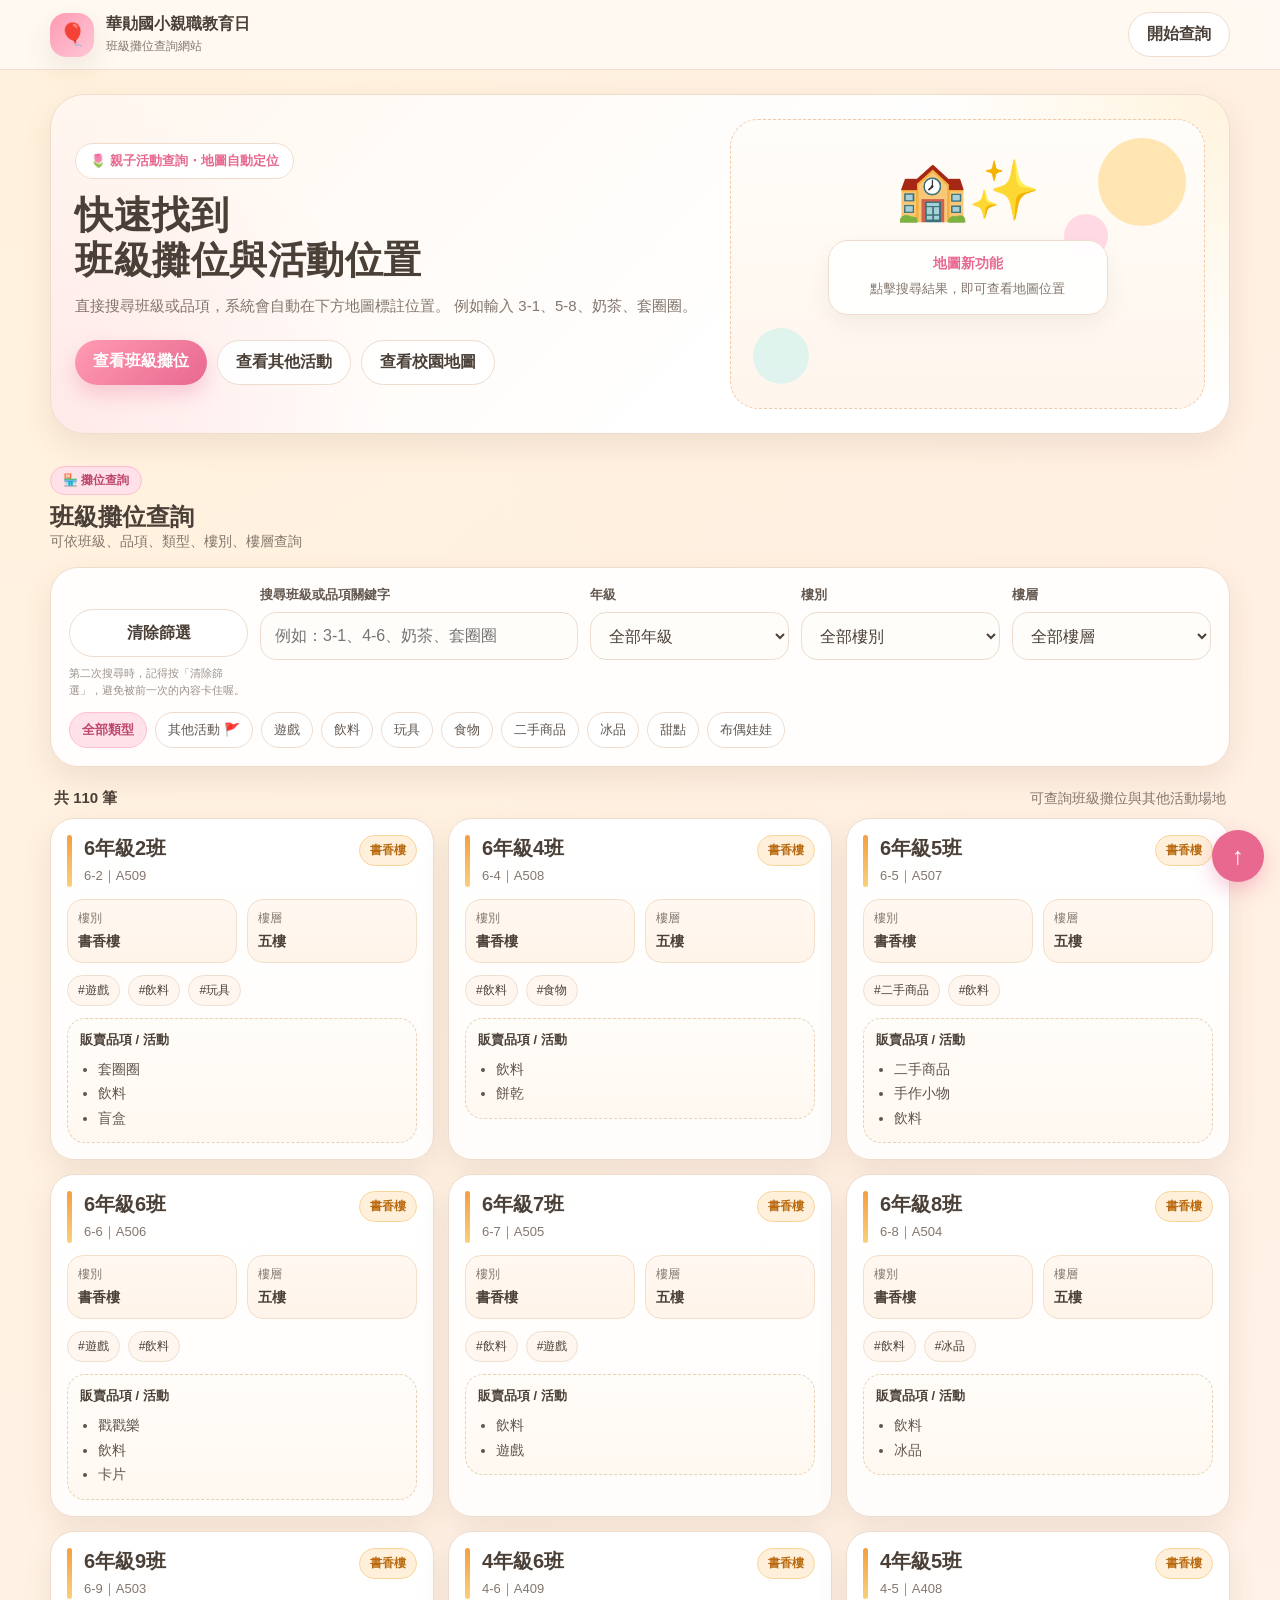
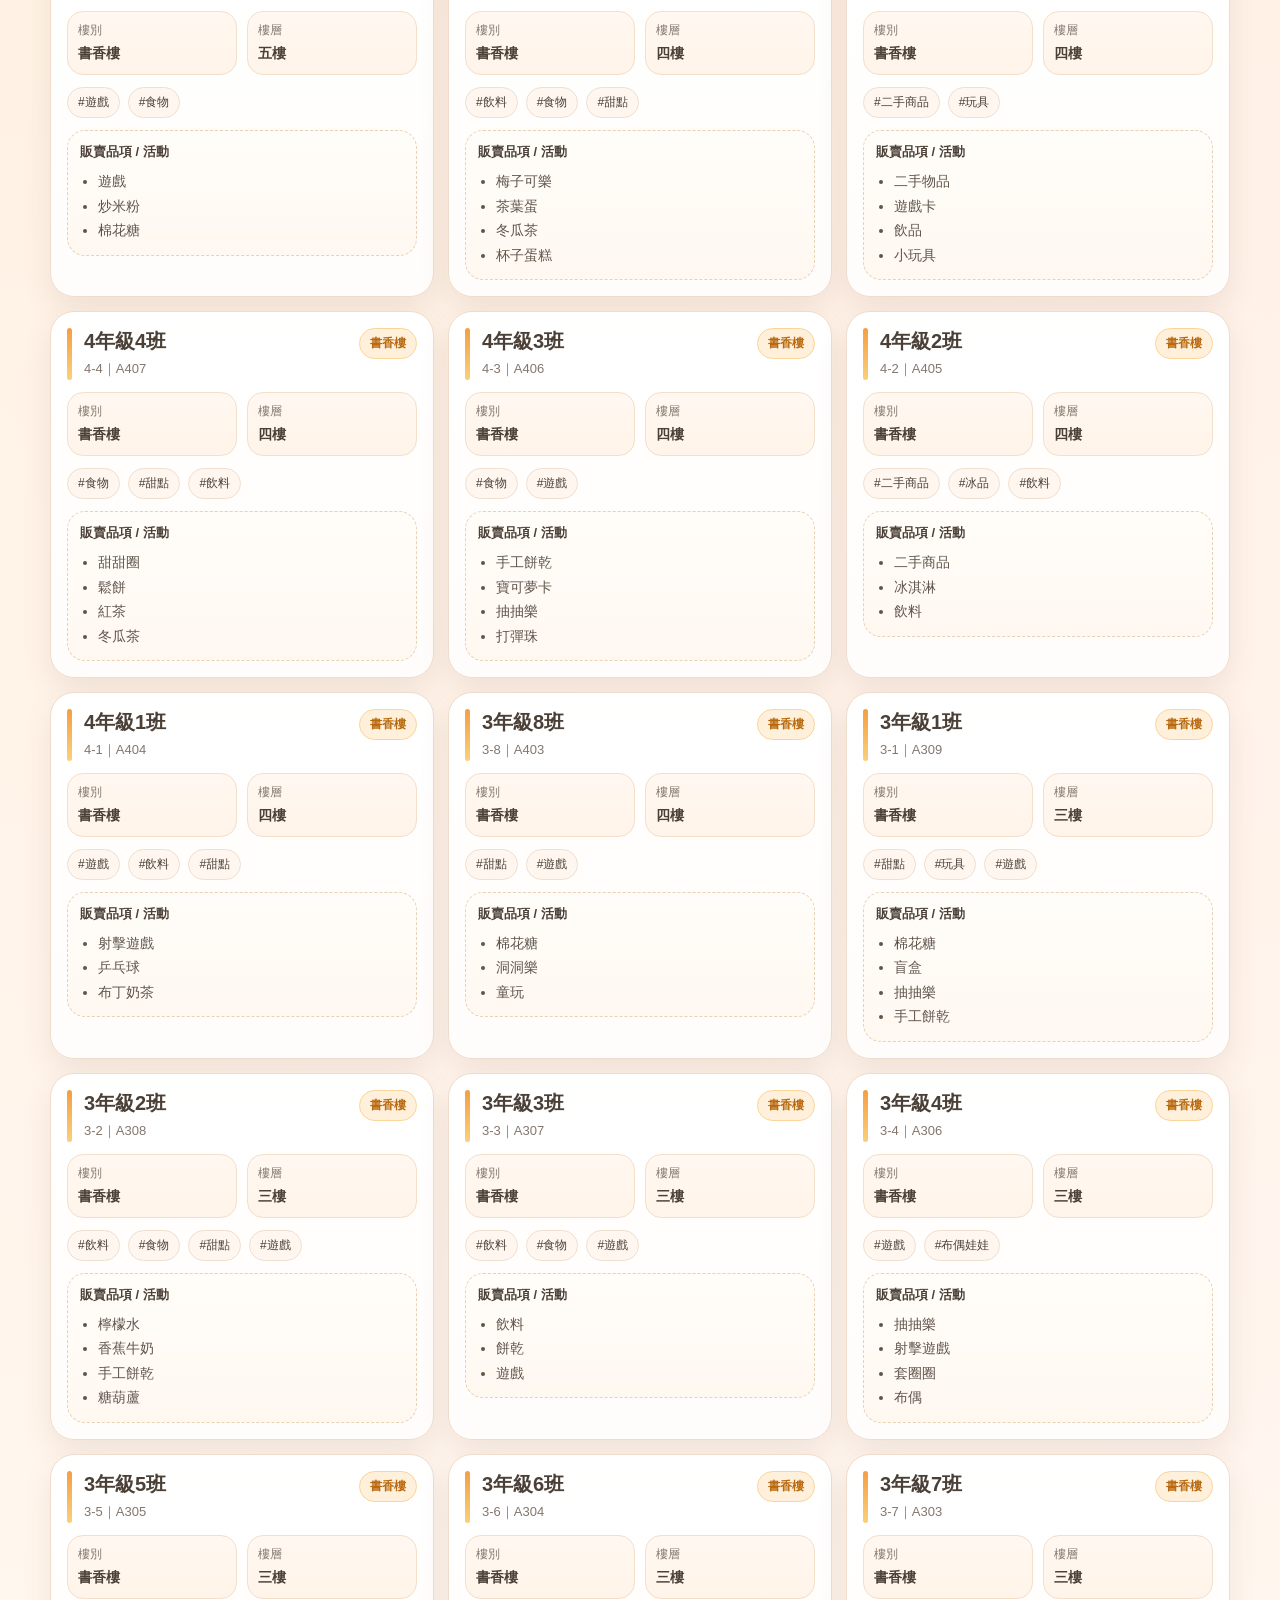
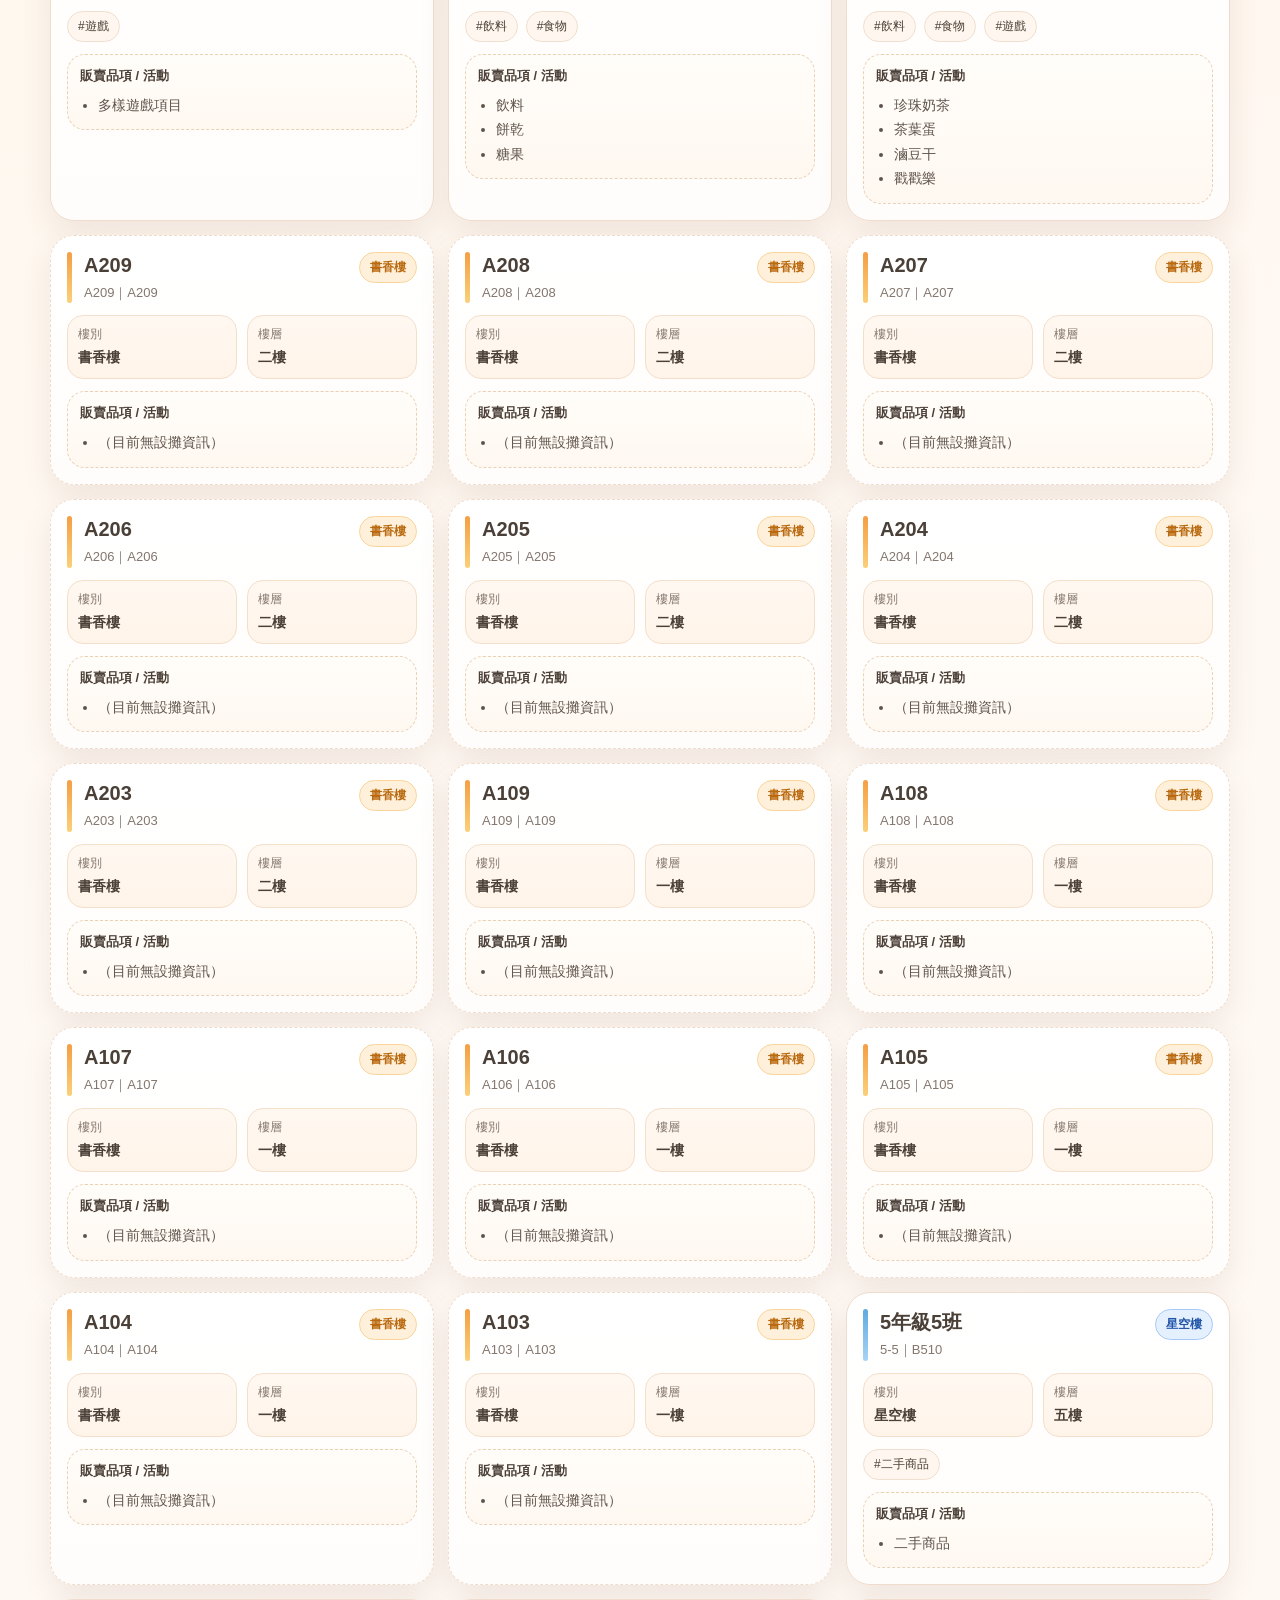
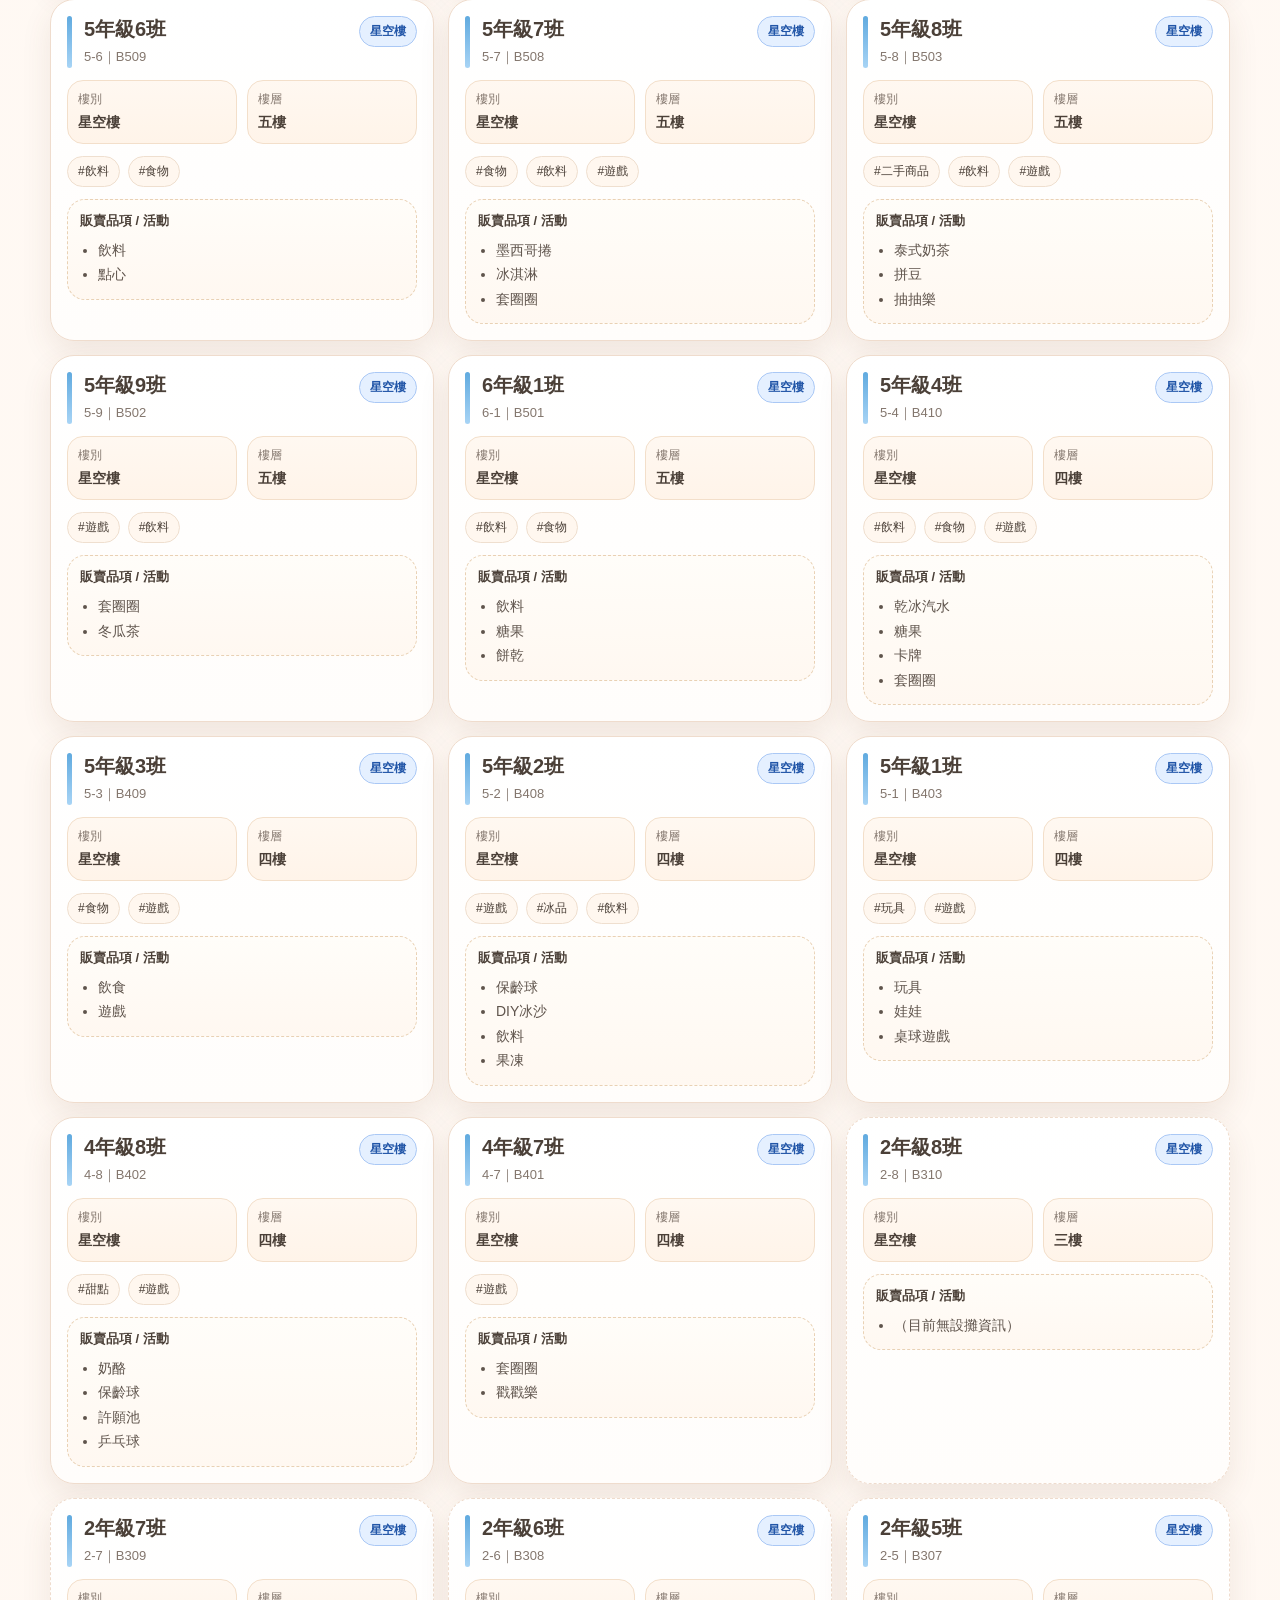
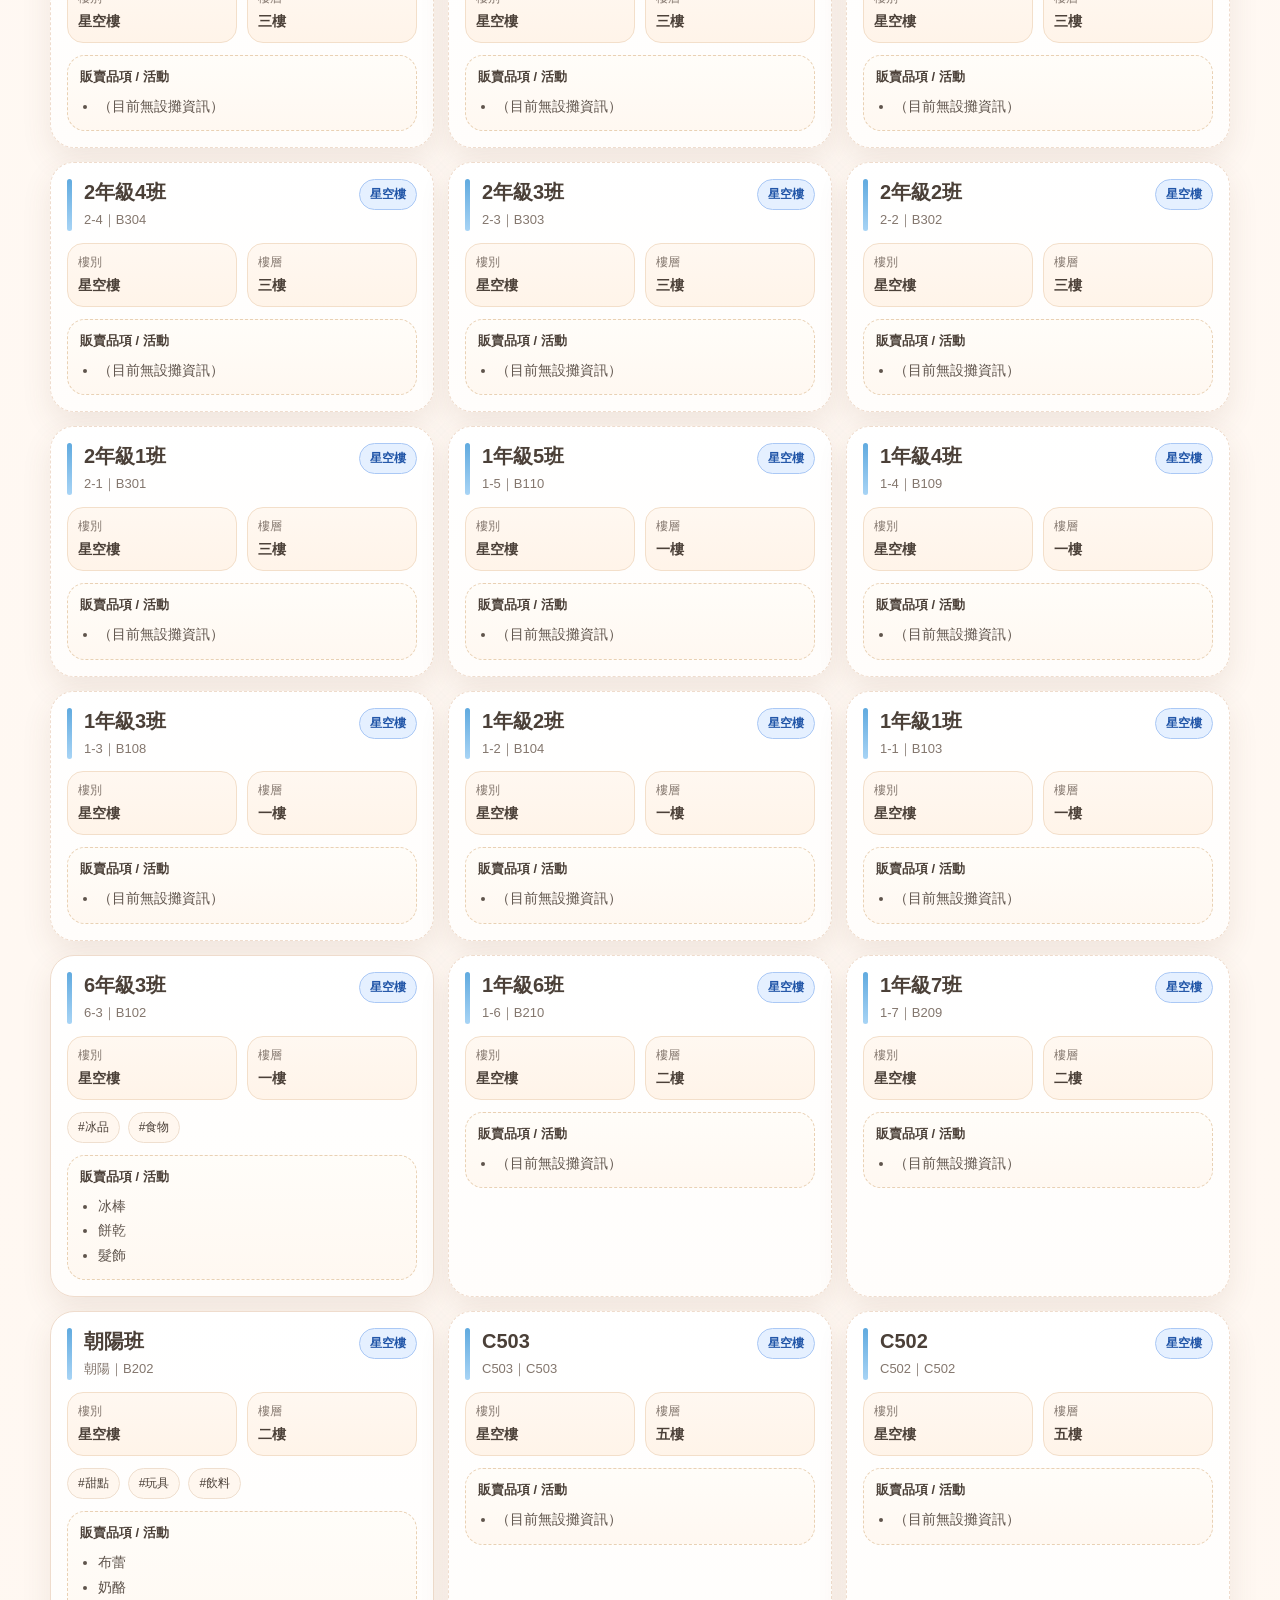
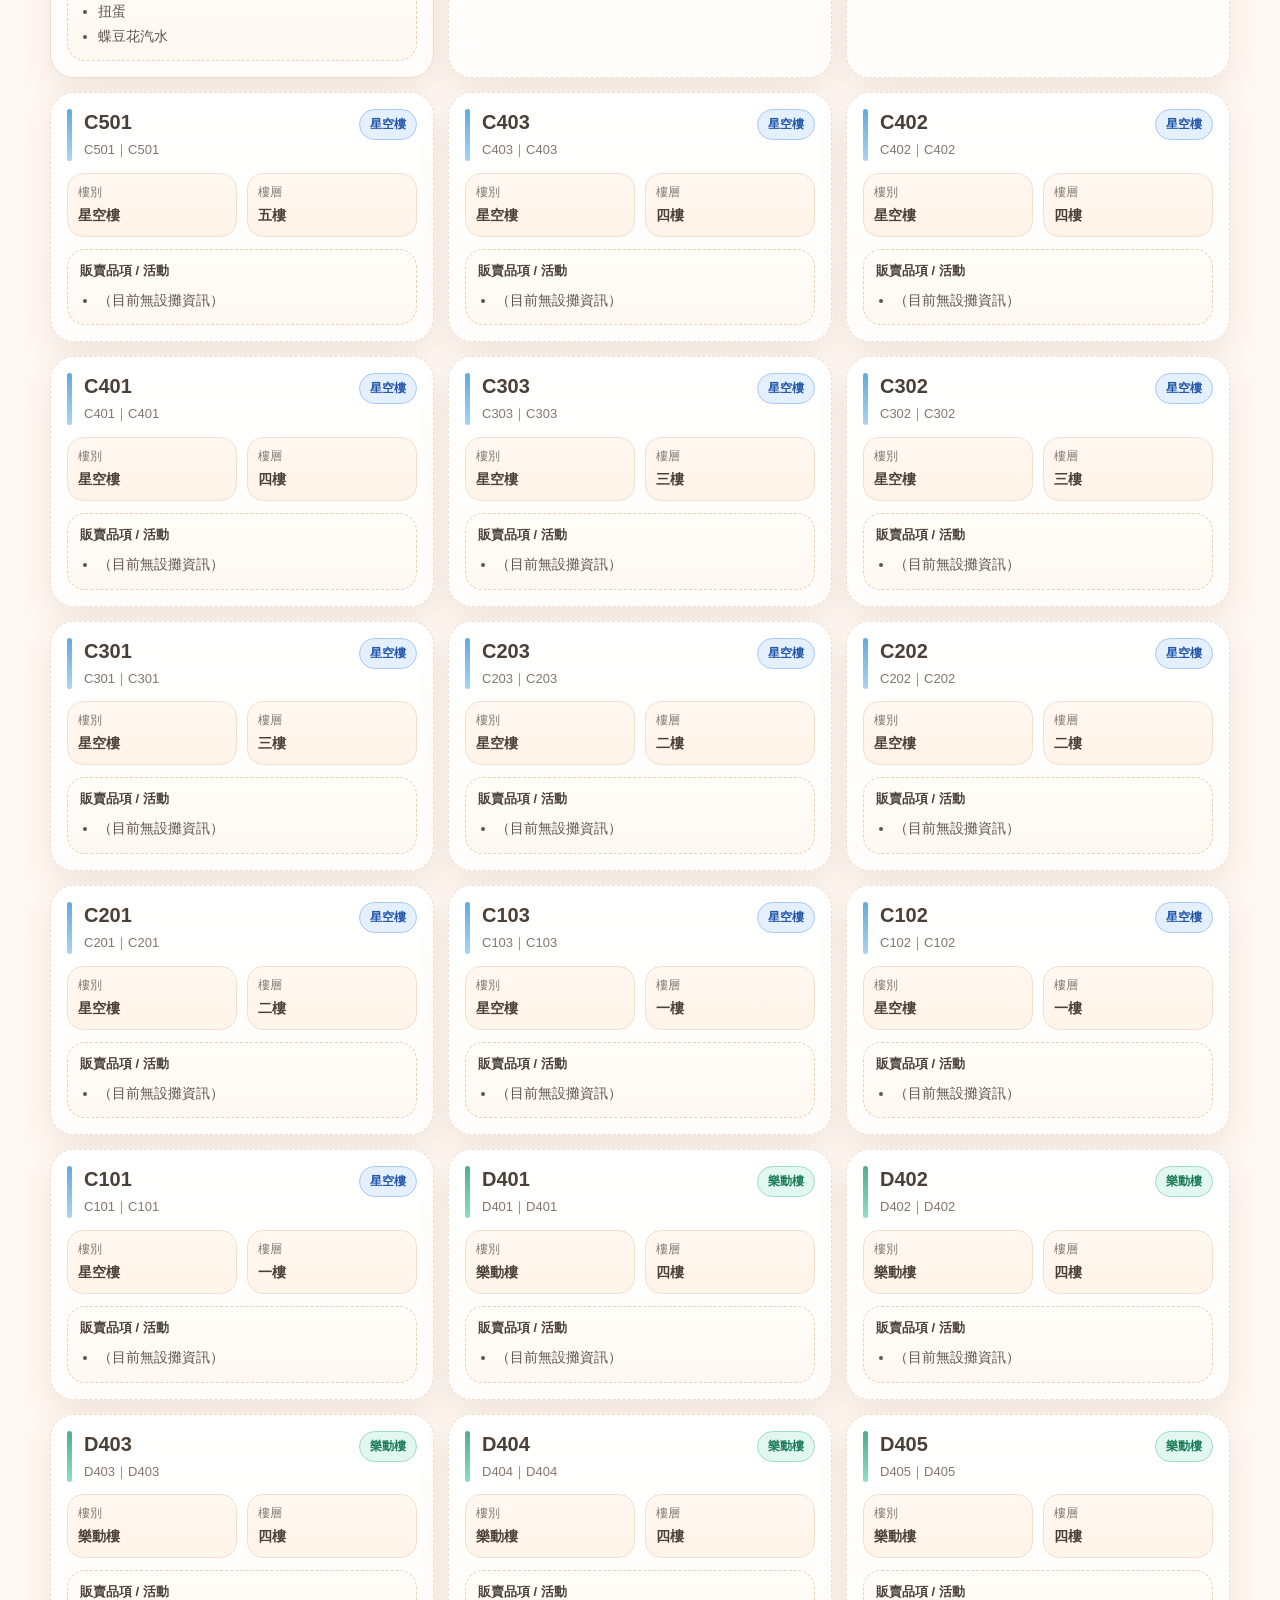
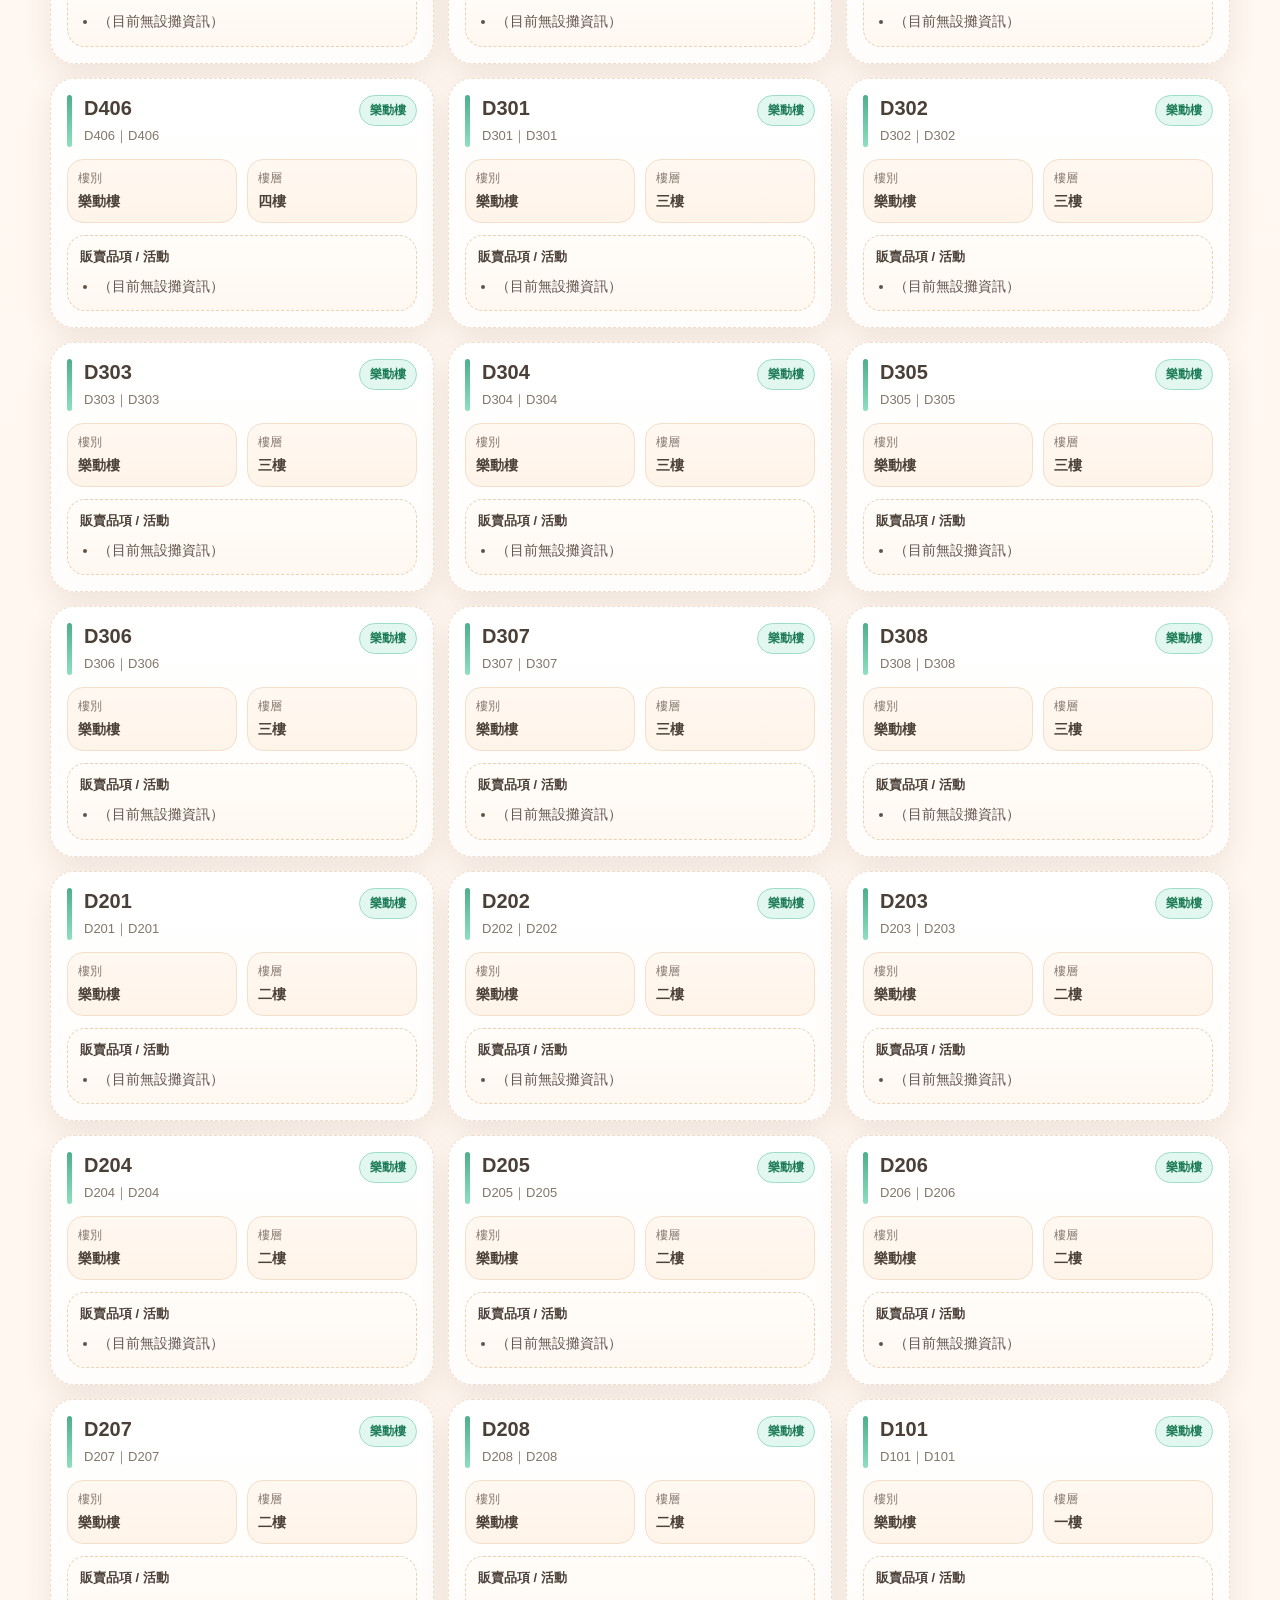
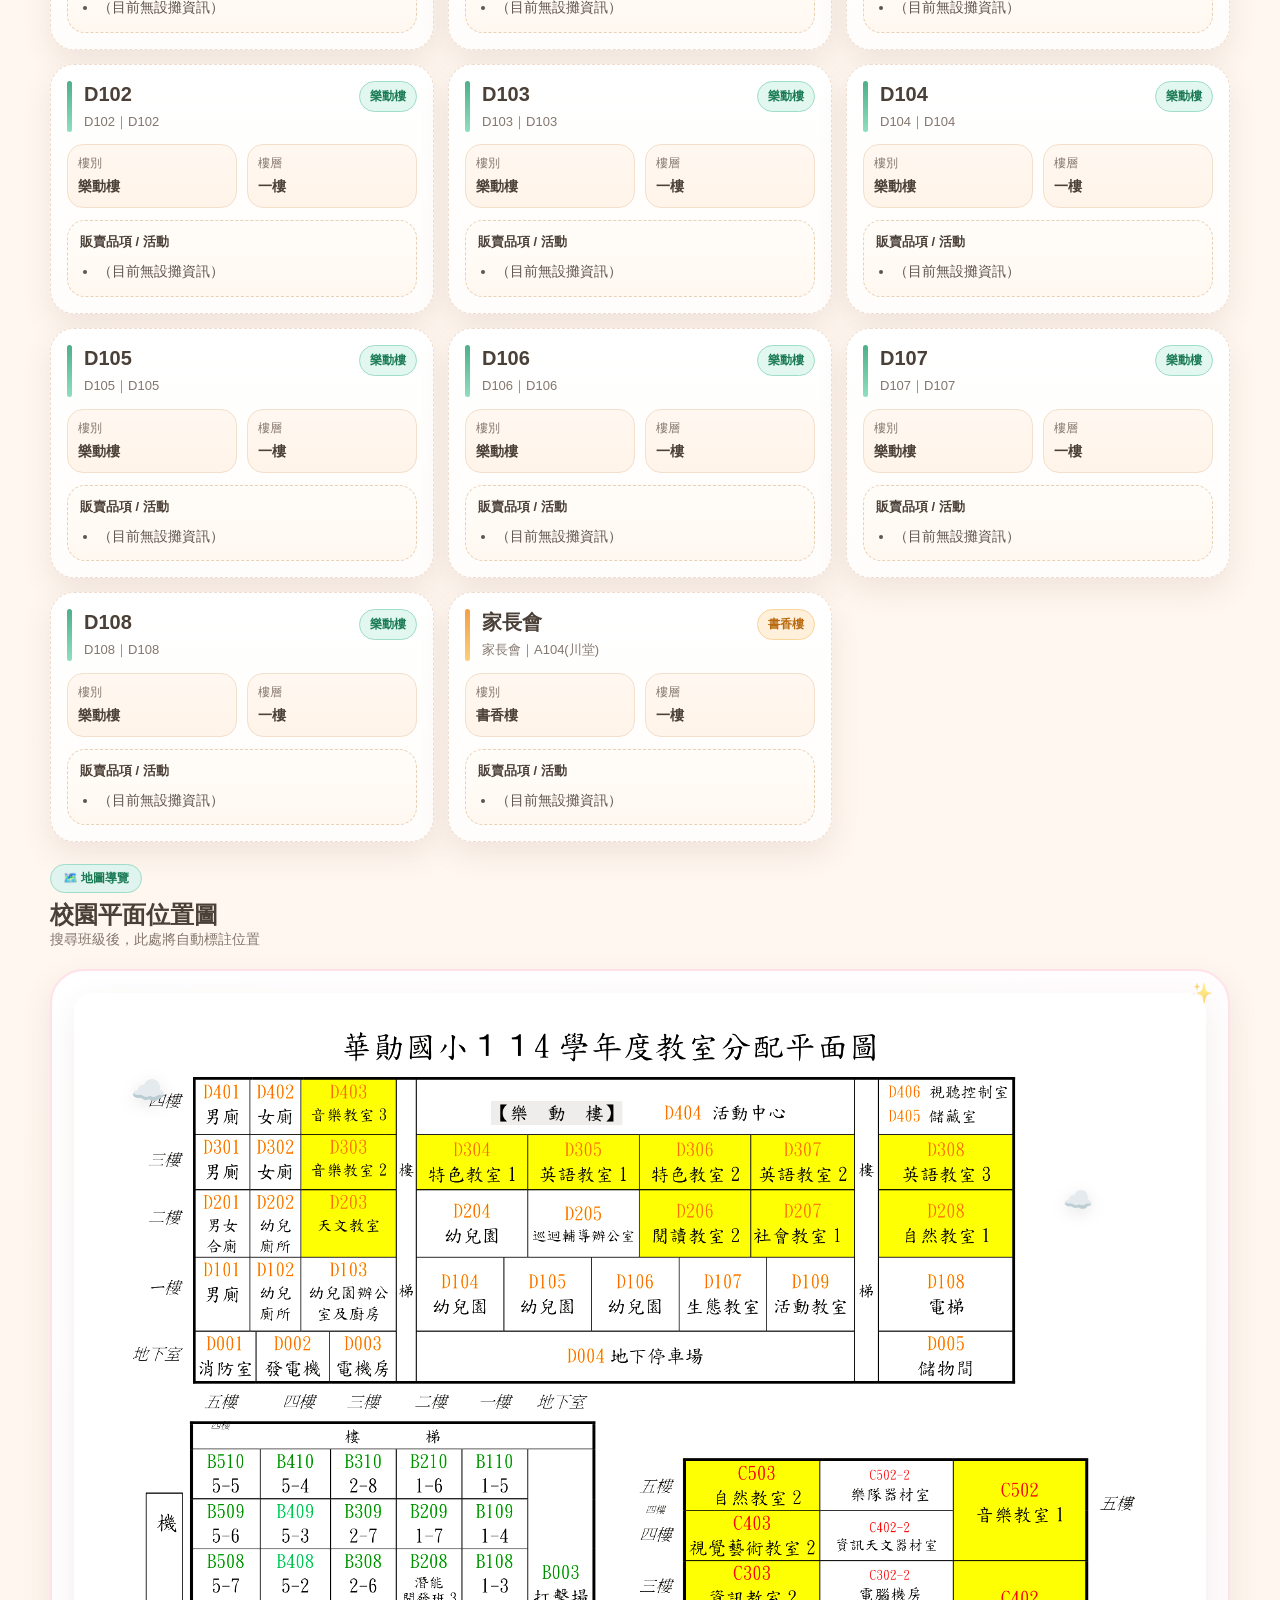
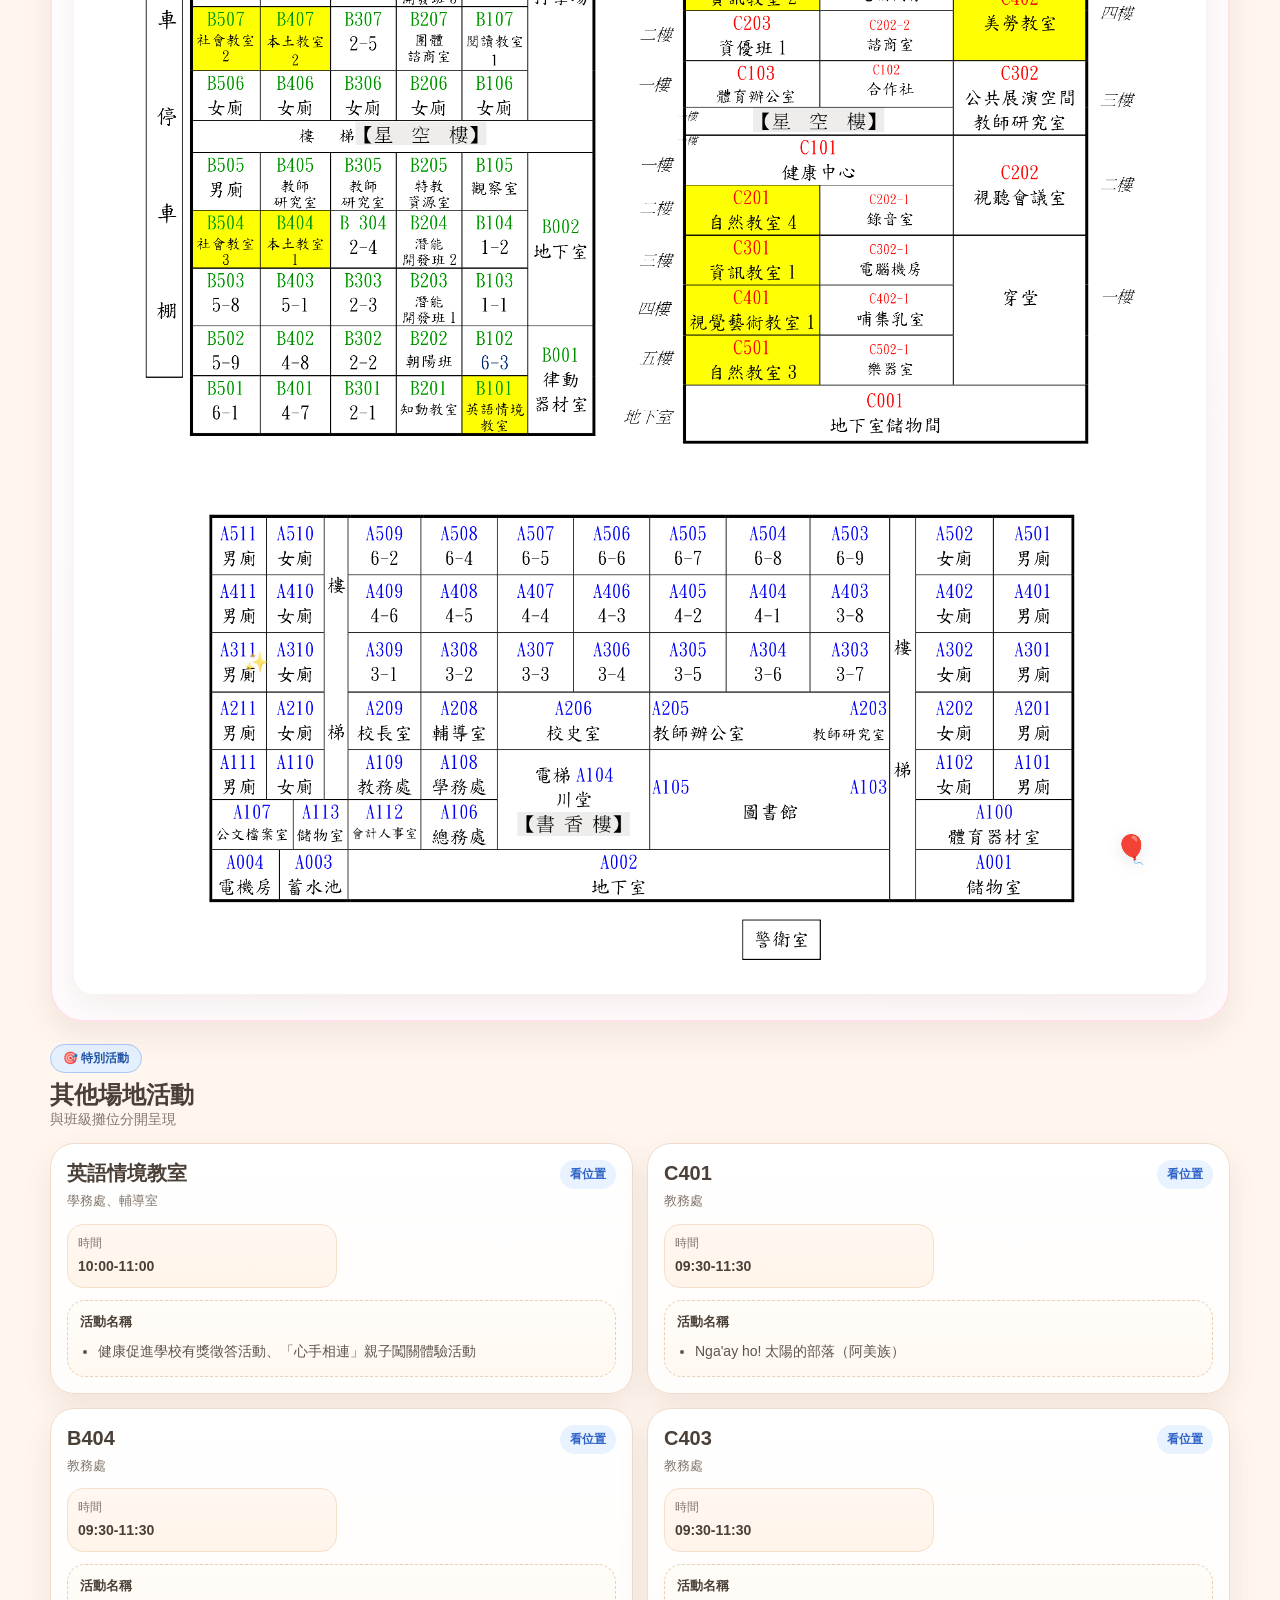
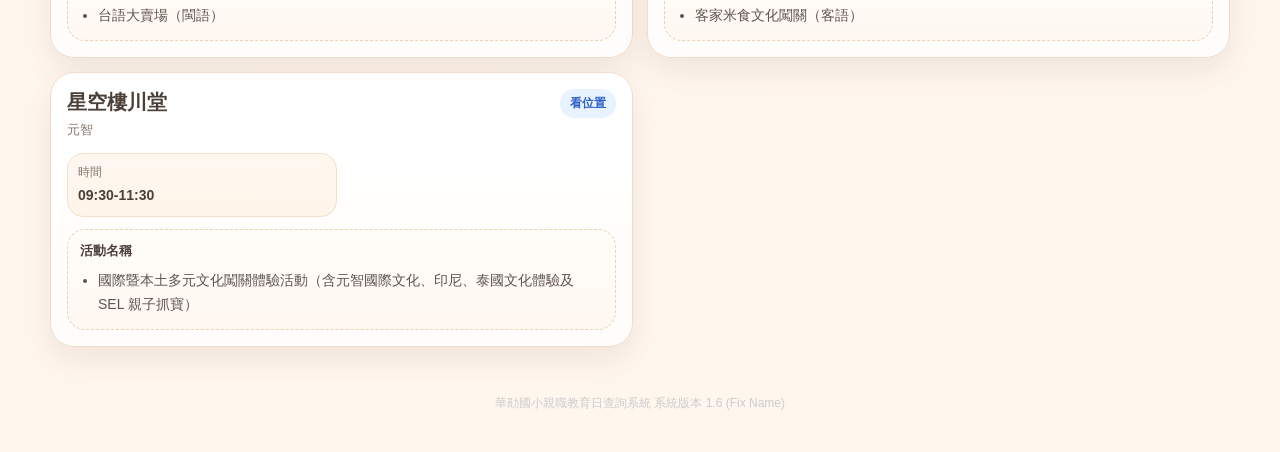
<file: index.html>
<!doctype html>
<html lang="zh-Hant">
<head>
 <meta charset="UTF-8" />
 <meta name="viewport" content="width=device-width, initial-scale=1.0" />
 <title>華勛國小親職教育日｜班級攤位查詢 v1.6</title>
 <link rel="stylesheet" href="./style.css?v=1.6" />
</head>
<body>
 <header class="topbar">
 <div class="wrap topbar-inner">
 <div class="brand">
 <div class="brand-badge">🎈</div>
 <div class="brand-text">
 <h1>華勛國小親職教育日</h1>
 <p>班級攤位查詢網站</p>
 </div>
 </div>
 <a class="btn btn-soft" href="#stalls">開始查詢</a>
 </div>
 </header>

 <main class="wrap">
 <section class="hero">
 <div class="hero-card">
 <div class="hero-grid">
 <div class="hero-copy">
 <div class="eyebrow">🌷 親子活動查詢・地圖自動定位</div>
 <h2>快速找到<br>班級攤位與活動位置</h2>
 <p>
 直接搜尋班級或品項，系統會自動在下方地圖標註位置。
 例如輸入 3-1、5-8、奶茶、套圈圈。
 </p>
 <div class="hero-actions">
 <a class="btn btn-primary" href="#stalls">查看班級攤位</a>
 <a class="btn btn-soft" href="#events">查看其他活動</a>
 <a class="btn btn-soft" href="#map-section">查看校園地圖</a>
 </div>
 </div>

 <div class="hero-visual" aria-hidden="true">
 <div class="hero-cloud cloud-a"></div>
 <div class="hero-cloud cloud-b"></div>
 <div class="hero-cloud cloud-c"></div>
 <div class="hero-school">🏫✨</div>
 <div class="hero-note">
 <strong>地圖新功能</strong>
 <span>點擊搜尋結果，即可查看地圖位置</span>
 </div>
 </div>
 </div>
 </div>
 </section>

 <section class="section" id="stalls">
 <div class="section-title">
 <div>
 <div class="eyebrow-pill ep-pink">🏪 攤位查詢</div>
 <h3>班級攤位查詢</h3>
 <p>可依班級、品項、類型、樓別、樓層查詢</p>
 </div>
 </div>

 <div class="controls">
 <div class="controls-grid">
 <div class="field field-reset">
 <label>&nbsp;</label>
 <button class="btn btn-soft btn-full" id="resetBtn" type="button">清除篩選</button>
 <div class="hint">第二次搜尋時，記得按「清除篩選」，避免被前一次的內容卡住喔。</div>
 </div>

 <div class="field field-search">
 <label for="searchInput">搜尋班級或品項關鍵字</label>
 <input id="searchInput" type="text" placeholder="例如：3-1、4-6、奶茶、套圈圈" />
 </div>

 <div class="field">
 <label for="gradeFilter">年級</label>
 <select id="gradeFilter">
 <option value="">全部年級</option>
 </select>
 </div>

 <div class="field">
 <label for="buildingFilter">樓別</label>
 <select id="buildingFilter">
 <option value="">全部樓別</option>
 </select>
 </div>

 <div class="field">
 <label for="floorFilter">樓層</label>
 <select id="floorFilter">
 <option value="">全部樓層</option>
 </select> </div>
 </div>

 <div class="chips-row">
 <div class="chips" id="tagChips"></div>
 </div>
 </div>

 <div class="summary-bar">
 <div class="summary-count" id="resultCount">載入中...</div>
 <div class="summary-meta" id="currentFilters">可查詢班級攤位與其他活動場地</div>
 </div>

 <div class="grid" id="stallGrid"></div>
 </section>

 <!-- 地圖顯示區塊 -->
 <section class="section" id="map-section">
 <div class="section-title">
 <div>
 <div class="eyebrow-pill ep-mint">🗺️ 地圖導覽</div>
 <h3>校園平面位置圖</h3>
 <p id="map-hint">搜尋班級後，此處將自動標註位置</p>
 </div>
 </div>
 <div class="map-view-box">
 <div class="map-container">
 <img src="./campus-map.jpg" alt="華勛國小平面圖" id="main-map">
 <!-- 裝飾元素 -->
 <div class="map-overlay-dots"></div>
 <div class="map-decor decor-cloud-1">☁️</div>
 <div class="map-decor decor-cloud-2">☁️</div>
 <div class="map-decor decor-balloon">🎈</div>
 <div class="map-decor decor-sparkle">✨</div>
 <div id="map-marker" class="map-marker">
 <div class="marker-pulse"></div>
 <div class="marker-label" id="marker-text"></div>
 </div>
 </div>
 </div>
 </section>

 <section class="section" id="events">
 <div class="section-title">
 <div>
 <div class="eyebrow-pill ep-blue">🎯 特別活動</div>
 <h3>其他場地活動</h3>
 <p>與班級攤位分開呈現</p>
 </div>
 </div>
 <div class="events-grid" id="eventGrid"></div>
 </section>
 
 <footer style="text-align: center; padding: 40px 0; color: #ccc; font-size: 12px;">
 華勛國小親職教育日查詢系統 系統版本 1.6 (Fix Name)
 </footer>
 </main>

 <button id="backToTopBtn" class="back-to-top" type="button" aria-label="回到最上方">↑</button>

 <script>
const searchInput = document.getElementById('searchInput');
const gradeFilter = document.getElementById('gradeFilter');
const buildingFilter = document.getElementById('buildingFilter');
const floorFilter = document.getElementById('floorFilter');
const tagChips = document.getElementById('tagChips');
const stallGrid = document.getElementById('stallGrid');
const resultCount = document.getElementById('resultCount');
const currentFilters = document.getElementById('currentFilters');
const eventGrid = document.getElementById('eventGrid');
const resetBtn = document.getElementById('resetBtn');

const mapMarker = document.getElementById('map-marker');
const markerText = document.getElementById('marker-text');
const mapHint = document.getElementById('map-hint');

let stalls = [];
let events = [];
let activeTag = '';

const SHEET_URL = 'https://docs.google.com/spreadsheets/d/1C3Nxm5wBejO3-snx2KgbranXoaLPiHFmWvrb9Sf_CAs/gviz/tq?tqx=out:csv';

const FULL_SCHOOL_REGISTRY = {
  "6-2":"A509", "6-4":"A508", "6-5":"A507", "6-6":"A506", "6-7":"A505", "6-8":"A504", "6-9":"A503",
  "4-6":"A409", "4-5":"A408", "4-4":"A407", "4-3":"A406", "4-2":"A405", "4-1":"A404", "3-8":"A403",
  "3-1":"A309", "3-2":"A308", "3-3":"A307", "3-4":"A306", "3-5":"A305", "3-6":"A304", "3-7":"A303",
  "A209":"A209", "A208":"A208", "A207":"A207", "A206":"A206", "A205":"A205", "A204":"A204", "A203":"A203",
  "A109":"A109", "A108":"A108", "A107":"A107", "A106":"A106", "A105":"A105", "A104":"A104", "A103":"A103",
  "5-5":"B510", "5-6":"B509", "5-7":"B508", "5-8":"B503", "5-9":"B502", "6-1":"B501",
  "5-4":"B410", "5-3":"B409", "5-2":"B408", "5-1":"B403", "4-8":"B402", "4-7":"B401",
  "2-8":"B310", "2-7":"B309", "2-6":"B308", "2-5":"B307", "2-4":"B304", "2-3":"B303", "2-2":"B302", "2-1":"B301",
  "1-5":"B110", "1-4":"B109", "1-3":"B108", "1-2":"B104", "1-1":"B103", "6-3":"B102",
  "1-6":"B210", "1-7":"B209", "朝陽":"B202",
  "C503":"C503", "C502":"C502", "C501":"C501", "C403":"C403", "C402":"C402", "C401":"C401",
  "C303":"C303", "C302":"C302", "C301":"C301", "C203":"C203", "C202":"C202", "C201":"C201",
  "C103":"C103", "C102":"C102", "C101":"C101",
  "D401":"D401", "D402":"D402", "D403":"D403", "D404":"D404", "D405":"D405", "D406":"D406",
  "D301":"D301", "D302":"D302", "D303":"D303", "D304":"D304", "D305":"D305", "D306":"D306", "D307":"D307", "D308":"D308",
  "D201":"D201", "D202":"D202", "D203":"D203", "D204":"D204", "D205":"D205", "D206":"D206", "D207":"D207", "D208":"D208",
  "D101":"D101", "D102":"D102", "D103":"D103", "D104":"D104", "D105":"D105", "D106":"D106", "D107":"D107", "D108":"D108",
  "家長會":"A104"
};

const BUILDING_NAMES = { "A": "書香樓", "B": "星空樓", "C": "星空樓", "D": "樂動樓" };
const FLOOR_NAMES = { "1": "一樓", "2": "二樓", "3": "三樓", "4": "四樓", "5": "五樓" };

function getRoomCoordinates(roomCode) {
  const b = roomCode.charAt(0).toUpperCase();
  const f = parseInt(roomCode.charAt(1));
  if (b === 'A') {
    const yMap = { 1: 86.0, 2: 81.0, 3: 77.6, 4: 73.4, 5: 69.8 };
    return { x: 7.8, y: yMap[f] || 81.0, w: 84.4, h: 4.2 };
  }
  if (b === 'B') {
    const xMap = { 1: 34.0, 2: 27.7, 3: 22.9, 4: 16.6, 5: 10.3 };
    return { x: xMap[f] || 20, y: 26.5, w: 6.3, h: 40.0 };
  }
  if (b === 'C') {
    return { x: 53.8, y: 26.5, w: 32.5, h: 38.5 };
  }
  if (b === 'D') {
    const yMapD = { 4: 4.5, 3: 8.2, 2: 12.2, 1: 16.8 };
    return { x: 7.8, y: yMapD[f] || 4.5, w: 84.4, h: 4.5 };
  }
  return null;
}

const DEFAULT_STALLS_DATA = [
  {"shortName":"3-1","tags":["甜點","玩具","遊戲"],"items":["棉花糖","盲盒","抽抽樂","手工餅乾"]},
  {"shortName":"3-2","tags":["飲料","食物","甜點","遊戲"],"items":["檸檬水","香蕉牛奶","手工餅乾","糖葫蘆"]},
  {"shortName":"3-3","tags":["飲料","食物","遊戲"],"items":["飲料","餅乾","遊戲"]},
  {"shortName":"3-4","tags":["遊戲","布偶娃娃"],"items":["抽抽樂","射擊遊戲","套圈圈","布偶"]},
  {"shortName":"3-5","tags":["遊戲"],"items":["多樣遊戲項目"]},
  {"shortName":"3-6","tags":["飲料","食物"],"items":["飲料","餅乾","糖果"]},
  {"shortName":"3-7","tags":["飲料","食物","遊戲"],"items":["珍珠奶茶","茶葉蛋","滷豆干","戳戳樂"]},
  {"shortName":"3-8","tags":["甜點","遊戲"],"items":["棉花糖","洞洞樂","童玩"]},
  {"shortName":"4-1","tags":["遊戲","飲料","甜點"],"items":["射擊遊戲","乒乓球","布丁奶茶"]},
  {"shortName":"4-2","tags":["二手商品","冰品","飲料"],"items":["二手商品","冰淇淋","飲料"]},
  {"shortName":"4-3","tags":["食物","遊戲"],"items":["手工餅乾","寶可夢卡","抽抽樂","打彈珠"]},
  {"shortName":"4-4","tags":["食物","甜點","飲料"],"items":["甜甜圈","鬆餅","紅茶","冬瓜茶"]},
  {"shortName":"4-5","tags":["二手商品","玩具"],"items":["二手物品","遊戲卡","飲品","小玩具"]},
  {"shortName":"4-6","tags":["飲料","食物","甜點"],"items":["梅子可樂","茶葉蛋","冬瓜茶","杯子蛋糕"]},
  {"shortName":"4-7","tags":["遊戲"],"items":["套圈圈","戳戳樂"]},
  {"shortName":"4-8","tags":["甜點","遊戲"],"items":["奶酪","保齡球","許願池","乒乓球"]},
  {"shortName":"5-1","tags":["玩具","遊戲"],"items":["玩具","娃娃","桌球遊戲"]},
  {"shortName":"5-2","tags":["遊戲","冰品","飲料"],"items":["保齡球","DIY冰沙","飲料","果凍"]},
  {"shortName":"5-3","tags":["食物","遊戲"],"items":["飲食","遊戲"]},
  {"shortName":"5-4","tags":["飲料","食物","遊戲"],"items":["乾冰汽水","糖果","卡牌","套圈圈"]},
  {"shortName":"5-5","tags":["二手商品"],"items":["二手商品"]},
  {"shortName":"5-6","tags":["飲料","食物"],"items":["飲料","點心"]},
  {"shortName":"5-7","tags":["食物","飲料","遊戲"],"items":["墨西哥捲","冰淇淋","套圈圈"]},
  {"shortName":"5-8","tags":["二手商品","飲料","遊戲"],"items":["泰式奶茶","拼豆","抽抽樂"]},
  {"shortName":"5-9","tags":["遊戲","飲料"],"items":["套圈圈","冬瓜茶"]},
  {"shortName":"6-1","tags":["飲料","食物"],"items":["飲料","糖果","餅乾"]},
  {"shortName":"6-2","tags":["遊戲","飲料","玩具"],"items":["套圈圈","飲料","盲盒"]},
  {"shortName":"6-3","tags":["冰品","食物"],"items":["冰棒","餅乾","髮飾"]},
  {"shortName":"6-4","tags":["飲料","食物"],"items":["飲料","餅乾"]},
  {"shortName":"6-5","tags":["二手商品","飲料"],"items":["二手商品","手作小物","飲料"]},
  {"shortName":"6-6","tags":["遊戲","飲料"],"items":["戳戳樂","飲料","卡片"]},
  {"shortName":"6-7","tags":["飲料","遊戲"],"items":["飲料","遊戲"]},
  {"shortName":"6-8","tags":["飲料","冰品"],"items":["飲料","冰品"]},
  {"shortName":"6-9","tags":["遊戲","食物"],"items":["遊戲","炒米粉","棉花糖"]},
  {"shortName":"朝陽","tags":["甜點","玩具","飲料"],"items":["布蕾","奶酪","扭蛋","蝶豆花汽水"]}
];

const DEFAULT_EVENTS_DATA = [
  { "id": "event-001", "unit": "學務處、輔導室", "venue": "英語情境教室", "activityName": "健康促進學校有獎徵答活動、「心手相連」親子闖關體驗活動", "startTime": "10:00", "endTime": "11:00", "roomCode": "B102" },
  { "id": "event-002", "unit": "教務處", "venue": "C401", "activityName": "Nga'ay ho! 太陽的部落（阿美族）", "startTime": "09:30", "endTime": "11:30", "roomCode": "C101" },
  { "id": "event-003", "unit": "教務處", "venue": "B404", "activityName": "台語大賣場（閩語）", "startTime": "09:30", "endTime": "11:30" },
  { "id": "event-004", "unit": "教務處", "venue": "C403", "activityName": "客家米食文化闖關（客語）", "startTime": "09:30", "endTime": "11:30", "roomCode": "C101" },
  { "id": "event-005", "unit": "元智", "venue": "星空樓川堂", "activityName": "國際暨本土多元文化闖關體驗活動（含元智國際文化、印尼、泰國文化體驗及 SEL 親子抓寶）", "startTime": "09:30", "endTime": "11:30", "roomCode": "C101" }
];

async function loadData() {
  if (resultCount) resultCount.textContent = '載入中...';
  try {
    const [sheetsRes, eventsRes] = await Promise.all([
      fetch(SHEET_URL).catch(() => null),
      fetch('./data/events.json').catch(() => null)
    ]);
    let csvData = [];
    if (sheetsRes && sheetsRes.ok) {
      const csvText = await sheetsRes.text();
      if (csvText && !csvText.includes('<!doctype html>')) {
        csvData = parseCSVToData(csvText);
      }
    }
    try {
      events = (eventsRes && eventsRes.ok) ? await eventsRes.json() : DEFAULT_EVENTS_DATA;
    } catch(e) {
      events = DEFAULT_EVENTS_DATA;
    }
    events.forEach(ev => {
      if (ev.venue.includes('英語情境教室')) ev.roomCode = 'B102';
      if (ev.venue.includes('星空樓川堂')) ev.roomCode = 'C101';
      if (ev.venue.includes('C401')) ev.roomCode = 'C101';
      if (ev.venue.includes('C403')) ev.roomCode = 'C101';
    });
    stalls = mergeRegistryWithData(csvData, DEFAULT_STALLS_DATA);
    renderAll();
  } catch (error) {
    events = DEFAULT_EVENTS_DATA;
    stalls = mergeRegistryWithData([], DEFAULT_STALLS_DATA);
    renderAll();
  }
}

function parseCSVToData(csvText) {
  const lines = csvText.split(/\r?\n/);
  const data = [];
  for (let i = 1; i < lines.length; i++) {
    if (!lines[i].trim()) continue;
    const cols = lines[i].split(/,(?=(?:(?:[^"]*"){2})*[^"]*$)/).map(c => c.replace(/^"|"$|^'|'$/g, '').trim());
    if (cols[0]) {
      data.push({ grade: cols[0], class: cols[1] || "", rawProducts: cols[2] || "" });
    }
  }
  return data;
}

function mergeRegistryWithData(csvData, localData) {
  const merged = [];
  const csvMap = {};
  csvData.forEach(item => {
    let sName = item.grade.includes('朝陽') ? '朝陽' : item.grade.includes('家長會') ? '家長會' : `${item.grade.replace(/[^0-9]/g, '')}-${item.class}`;
    csvMap[sName] = item;
  });
  const localMap = {};
  localData.forEach(s => localMap[s.shortName] = s);
  Object.keys(FULL_SCHOOL_REGISTRY).forEach(shortName => {
    const roomCode = FULL_SCHOOL_REGISTRY[shortName];
    const bLetter = roomCode.charAt(0).toUpperCase();
    const fDigit = roomCode.charAt(1);
    const csvItem = csvMap[shortName];
    const localItem = localMap[shortName];
    
    let grade = shortName.includes('-') ? `${shortName.split('-')[0]}年級` : (shortName === '朝陽' ? '朝陽班' : '校園位置');
    let className = shortName.includes('-') ? shortName.split('-')[1] : '';
    let displayName = shortName.includes('-') ? `${grade}${className}班` : (shortName === '朝陽' ? '朝陽班' : shortName);
    
    const rawProducts = csvItem ? csvItem.rawProducts : (localItem ? "備援資料: " + localItem.items.join('、') : "（目前無設攤資訊）");
    let items = csvItem ? rawProducts.split(/[0-9]\.|\s+|，|、|,/).map(i => i.trim()).filter(Boolean) : (localItem ? localItem.items : []);
    let tags = (localItem && localItem.tags) ? [...localItem.tags] : [];
    if (csvItem && rawProducts) {
      if (rawProducts.match(/飲|奶茶|可樂|水|汁|茶/)) if(!tags.includes("飲料")) tags.push("飲料");
      if (rawProducts.match(/戲|抽|戳|彈珠|射|套圈|桌球|保齡球/)) if(!tags.includes("遊戲")) tags.push("遊戲");
      if (rawProducts.match(/餅乾|糖|棉花糖|布蕾|奶酪|蛋糕|鬆餅/)) if(!tags.includes("甜點")) tags.push("甜點");
      if (rawProducts.match(/二手|拍賣/)) if(!tags.includes("二手商品")) tags.push("二手商品");
    }
    merged.push({
      grade, class: className, displayName,
      shortName, rawProducts, items, tags,
      building: BUILDING_NAMES[bLetter] || "待定",
      floor: FLOOR_NAMES[fDigit] || "待定",
      estimatedRoomCode: roomCode,
      hasStall: !!csvItem || !!localItem
    });
  });
  return merged;
}

function renderAll() {
  initFilters();
  renderTagChips();
  renderStalls();
  renderEvents();
}

function highlightOnMap(roomCode, shortName, shouldScroll = true) {
  if (!mapMarker || !roomCode) return;
  const coord = getRoomCoordinates(roomCode);
  if (!coord) { mapMarker.style.display = 'none'; return; }
  mapMarker.style.display = 'block';
  mapMarker.style.left = coord.x + '%';
  mapMarker.style.top = coord.y + '%';
  mapMarker.style.width = coord.w + '%';
  mapMarker.style.height = coord.h + '%';
  const bName = BUILDING_NAMES[roomCode.charAt(0)];
  const fName = FLOOR_NAMES[roomCode.charAt(1)];
  if (markerText) markerText.textContent = (roomCode.startsWith('C')) ? `${bName} C 棟` : `${bName} ${fName}`;
  if (mapHint) mapHint.innerHTML = `已定位 <strong>${shortName}</strong> (${roomCode})`;
  if (shouldScroll) {
    document.getElementById('map-section').scrollIntoView({ behavior: 'smooth', block: 'center' });
  }
}

function getBuildingClass(building) {
  if (building === '書香樓') return { bar: 'bar-shuxiang', pill: 'pill-building-shuxiang' };
  if (building === '星空樓') return { bar: 'bar-xingkong', pill: 'pill-building-xingkong' };
  if (building === '樂動樓') return { bar: 'bar-ledong',   pill: 'pill-building-ledong'   };
  return { bar: 'bar-default', pill: 'pill-building-default' };
}

function renderStalls() {
  if (!stallGrid || !resultCount) return;
  const filtered = stalls.filter(item => {
    const k = (searchInput?.value || '').trim().toLowerCase();
    const matched = !k || 
      item.displayName.toLowerCase().includes(k) || 
      item.shortName.toLowerCase().includes(k) || 
      item.estimatedRoomCode.toLowerCase().includes(k) ||
      item.rawProducts.toLowerCase().includes(k);
    const matchGrade = !gradeFilter.value || item.grade === gradeFilter.value;
    const matchBuilding = !buildingFilter.value || item.building === buildingFilter.value;
    const matchFloor = !floorFilter.value || item.floor === floorFilter.value;
    const matchTag = !activeTag || (item.tags && item.tags.includes(activeTag));
    return matched && matchGrade && matchBuilding && matchFloor && matchTag;
  });

  resultCount.textContent = `共 ${filtered.length} 筆`;

  if (filtered.length === 0) {
    stallGrid.innerHTML = `
      <div class="empty-state">
        <div class="empty-state-icon">🔍</div>
        <p class="empty-state-title">找不到符合的攤位</p>
        <p class="empty-state-sub">試試其他班級名稱或品項關鍵字，<br>例如「奶茶」、「套圈圈」、「4-2」</p>
        <button class="btn btn-soft empty-state-reset" onclick="document.getElementById('resetBtn').click()">✕ 清除篩選，重新搜尋</button>
      </div>
    `;
    return;
  }

  stallGrid.innerHTML = filtered.map(item => {
    const bc = getBuildingClass(item.building);
    const allItems = item.items.length > 0 ? item.items : [item.rawProducts];
    const visibleItems = allItems;
    const moreHtml = '';

    const roomLabel = (item.shortName === '家長會') ? 'A104(川堂)' : item.estimatedRoomCode;

    return `
    <article class="card ${item.hasStall ? '' : 'no-stall'}" onclick="highlightOnMap('${item.estimatedRoomCode}', '${item.displayName}', true)" style="cursor:pointer; border-style: ${item.hasStall ? 'solid' : 'dashed'};">
      <div class="card-top">
        <div class="card-title-row">
          <div class="card-building-bar ${bc.bar}"></div>
          <div class="title-wrap">
            <h4>${item.displayName}</h4>
            <p>${item.shortName}｜${roomLabel}</p>
          </div>
        </div>
        <span class="pill ${bc.pill}">${item.building || '其他'}</span>
      </div>
      <div class="meta-list">
        <div class="meta-item"><span>樓別</span><strong>${item.building}</strong></div>
        <div class="meta-item"><span>樓層</span><strong>${item.floor}</strong></div>
      </div>
      ${item.tags && item.tags.length > 0 ? `
        <div class="tags">
          ${item.tags.map(t => `<span class="tag">#${t}</span>`).join('')}
        </div>
      ` : ''}
      <div class="items">
        <strong>販賣品項 / 活動</strong>
        <ul>
          ${visibleItems.map(i => `<li>${i}</li>`).join('')}
        </ul>${moreHtml}
      </div>
    </article>`;
  }).join('');

  const keyword = (searchInput?.value || '').trim();
  if (keyword.length > 0 || gradeFilter.value || buildingFilter.value || floorFilter.value || activeTag) {
    highlightOnMap(filtered[0].estimatedRoomCode, filtered[0].displayName, false);

    requestAnimationFrame(() => {
      const firstCard = stallGrid.querySelector('.card');
      if (firstCard) {
        firstCard.scrollIntoView({ behavior: 'smooth', block: 'start' });
      } else {
        document.getElementById('stalls').scrollIntoView({ behavior: 'smooth', block: 'start' });
      }
    });
  }
}

function renderEvents() {
  if (!eventGrid || !events.length) return;
  eventGrid.innerHTML = events.map(event => {
    let roomCode = event.roomCode || null;
    if (!roomCode) {
      const canLocate = event.venue.match(/[A-D][1-5][0-9]{2}/);
      roomCode = canLocate ? canLocate[0] : null;
    }
    return `
      <article class="card card-event" ${roomCode ? `onclick="highlightOnMap('${roomCode}', '${event.venue}', true)" style="cursor:pointer;"` : ''}>
        <div class="card-top">
          <div class="title-wrap"><h4>${event.venue}</h4><p>${event.unit}</p></div>
          <span class="pill pill-event">${roomCode ? '看位置' : '其他活動'}</span>
        </div>
        <div class="meta-list"><div class="meta-item"><span>時間</span><strong>${event.startTime}-${event.endTime}</strong></div></div>
        <div class="items"><strong>活動名稱</strong><ul><li>${event.activityName}</li></ul></div>
      </article>
    `;
  }).join('');
}

function initFilters() {
  const grades = [...new Set(stalls.map(s => s.grade))].sort();
  gradeFilter.innerHTML = '<option value="">全部年級</option>';
  grades.forEach(v => gradeFilter.add(new Option(v, v)));
  buildingFilter.innerHTML = '<option value="">全部樓別</option>';
  [...new Set(stalls.map(s => s.building))].sort().forEach(v => buildingFilter.add(new Option(v, v)));
  floorFilter.innerHTML = '<option value="">全部樓層</option>';
  [...new Set(stalls.map(s => s.floor))].sort().forEach(v => floorFilter.add(new Option(v, v)));
}

function renderTagChips() {
  if (!tagChips) return;
  const tags = [...new Set(stalls.flatMap(item => item.tags))];
  tagChips.innerHTML = '';
  tagChips.appendChild(createChip('全部類型', ''));
  const eventBtn = document.createElement('button');
  eventBtn.className = 'chip';
  eventBtn.textContent = '其他活動 🚩';
  eventBtn.onclick = () => {
    document.getElementById('events').scrollIntoView({ behavior: 'smooth' });
  };
  tagChips.appendChild(eventBtn);
  tags.forEach(tag => tagChips.appendChild(createChip(tag, tag)));
}

function createChip(text, value) {
  const btn = document.createElement('button');
  btn.className = `chip ${activeTag === value ? 'active' : ''}`;
  btn.textContent = text;
  btn.onclick = () => { activeTag = value; renderTagChips(); renderStalls(); };
  return btn;
}

[searchInput, gradeFilter, buildingFilter, floorFilter].forEach(el => {
  el?.addEventListener('input', renderStalls);
  el?.addEventListener('change', renderStalls);
});

resetBtn?.addEventListener('click', () => {
  searchInput.value = ''; gradeFilter.value = ''; buildingFilter.value = ''; floorFilter.value = ''; activeTag = '';
  if (mapMarker) mapMarker.style.display = 'none';
  renderTagChips();
  renderStalls();
});

loadData();
const backToTopBtn = document.getElementById('backToTopBtn');
if (backToTopBtn) backToTopBtn.onclick = () => window.scrollTo({ top: 0, behavior: 'smooth' });
 </script>
</body>
</html>
</file>
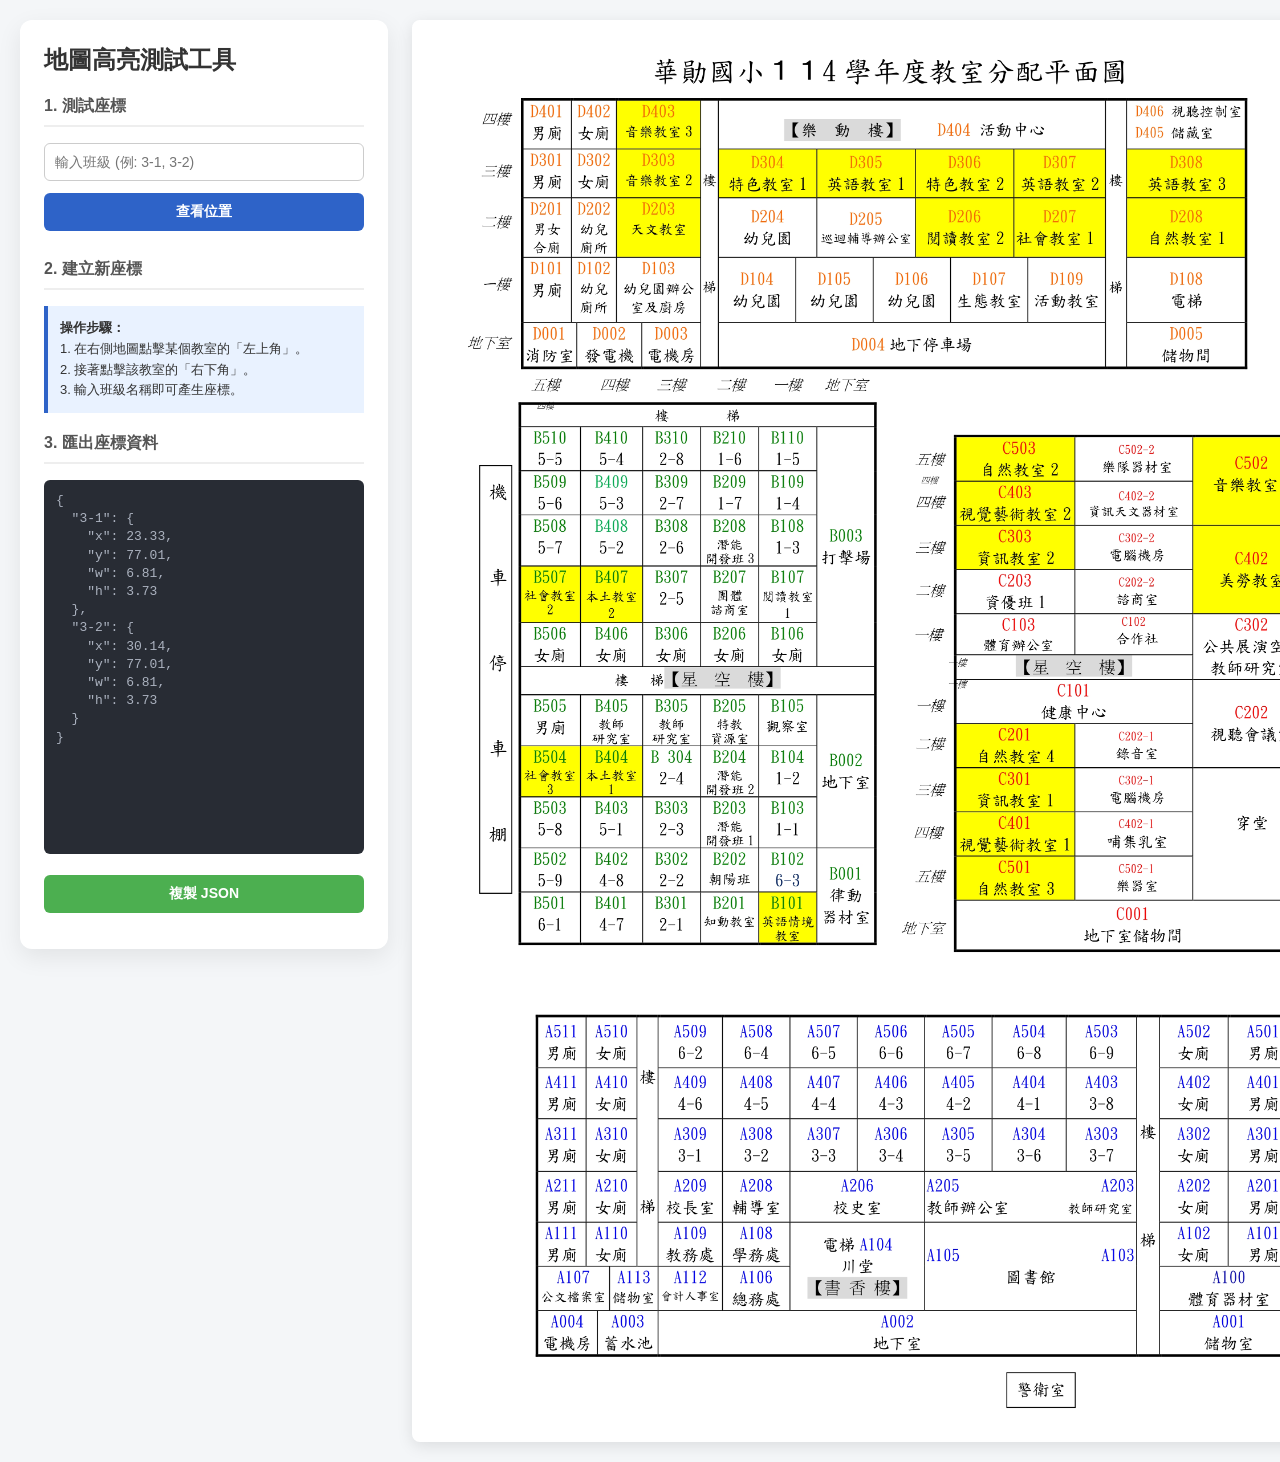
<file: map-test.html>
<!DOCTYPE html>
<html lang="zh-TW">
<head>
  <meta charset="UTF-8">
  <meta name="viewport" content="width=device-width, initial-scale=1.0">
  <title>地圖座標測試與擷取工具</title>
  <style>
    body { 
      font-family: "Noto Sans TC", "PingFang TC", sans-serif; 
      padding: 20px; 
      background: #f4f6f8; 
      margin: 0;
    }
    .container { 
      display: flex; 
      gap: 24px; 
      max-width: 1400px;
      margin: 0 auto;
    }
    .panel { 
      background: white; 
      padding: 24px; 
      border-radius: 12px; 
      width: 320px; 
      flex-shrink: 0;
      box-shadow: 0 8px 24px rgba(0,0,0,0.08); 
      height: fit-content;
      position: sticky;
      top: 20px;
    }
    .map-container { 
      position: relative; 
      display: inline-block; 
      box-shadow: 0 4px 16px rgba(0,0,0,0.1); 
      background: white; 
      border: 4px solid #fff;
      border-radius: 8px;
    }
    .map-container img { 
      max-width: 1000px; 
      display: block; 
      cursor: crosshair;
    }
    .highlight {
      position: absolute;
      border: 3px solid #ff3b3b;
      background: rgba(255, 59, 59, 0.35);
      box-shadow: 0 0 12px rgba(255,0,0,0.4);
      border-radius: 4px;
      pointer-events: none; /* 讓滑鼠點擊可以穿透方框 */
      display: none;
      transition: all 0.25s ease-out;
      z-index: 10;
    }
    .label-badge {
      position: absolute;
      top: -24px;
      left: -3px;
      background: #ff3b3b;
      color: white;
      padding: 2px 8px;
      border-radius: 4px;
      font-size: 13px;
      font-weight: bold;
      white-space: nowrap;
    }
    h2 { margin-top: 0; color: #333; }
    h3 { font-size: 16px; color: #555; border-bottom: 2px solid #eee; padding-bottom: 8px; }
    input, button { 
      padding: 10px; 
      width: 100%; 
      box-sizing: border-box; 
      margin-bottom: 12px; 
      border-radius: 6px;
      border: 1px solid #ccc;
      font-size: 14px;
    }
    button {
      background: #2e63c8;
      color: white;
      border: none;
      font-weight: bold;
      cursor: pointer;
    }
    button:hover { background: #2451a8; }
    .info-box {
      background: #e9f2ff;
      border-left: 4px solid #2e63c8;
      padding: 12px;
      font-size: 13px;
      line-height: 1.6;
      color: #333;
      margin-bottom: 20px;
    }
    pre { 
      background: #282c34; 
      color: #abb2bf; 
      padding: 12px; 
      border-radius: 6px; 
      overflow: auto; 
      height: 350px; 
      font-size: 13px;
      line-height: 1.4;
    }
    .btn-copy { background: #4caf50; margin-top: 8px; }
    .btn-copy:hover { background: #43a047; }
  </style>
</head>
<body>
  <div class="container">
    <div class="panel">
      <h2>地圖高亮測試工具</h2>
      
      <h3>1. 測試座標</h3>
      <input type="text" id="search" placeholder="輸入班級 (例: 3-1, 3-2)" />
      <button onclick="testHighlight()">查看位置</button>
      
      <h3>2. 建立新座標</h3>
      <div class="info-box" id="clickInfo">
        <strong>操作步驟：</strong><br>
        1. 在右側地圖點擊某個教室的「左上角」。<br>
        2. 接著點擊該教室的「右下角」。<br>
        3. 輸入班級名稱即可產生座標。
      </div>
      
      <h3>3. 匯出座標資料</h3>
      <pre id="jsonOutput"></pre>
      <button class="btn-copy" onclick="copyJson()">複製 JSON</button>
    </div>
    
    <div class="map-container" id="mapWrap">
      <!-- 這裡直接讀取專案目錄中的圖檔 -->
      <img src="campus-map.jpg" id="mapImg" alt="平面圖" />
      <div class="highlight" id="hlBox">
        <div class="label-badge" id="hlLabel">3-1</div>
      </div>
    </div>
  </div>

  <script>
    // 我先為您預設了 3-1 與 3-2 的大約座標，您可以直接測試
    const mapData = {
      "3-1": { "x": 23.33, "y": 77.01, "w": 6.81, "h": 3.73 },
      "3-2": { "x": 30.14, "y": 77.01, "w": 6.81, "h": 3.73 }
    };

    const hlBox = document.getElementById('hlBox');
    const hlLabel = document.getElementById('hlLabel');
    const searchInput = document.getElementById('search');
    const mapImg = document.getElementById('mapImg');
    const clickInfo = document.getElementById('clickInfo');
    const jsonOutput = document.getElementById('jsonOutput');

    // 處理圖片路徑 (萬一檔名不同時的相容)
    mapImg.onerror = function() {
      mapImg.src = "../華勛國小教室分配平面圖-1141.jpg";
    };

    function updateJson() {
      jsonOutput.textContent = JSON.stringify(mapData, null, 2);
    }
    updateJson();

    function testHighlight() {
      const key = searchInput.value.trim();
      const rect = mapData[key];
      if (rect) {
        hlBox.style.display = 'block';
        hlBox.style.left = rect.x + '%';
        hlBox.style.top = rect.y + '%';
        hlBox.style.width = rect.w + '%';
        hlBox.style.height = rect.h + '%';
        hlLabel.textContent = key;
      } else {
        alert(`找不到「${key}」的座標！\n請直接在地圖上點擊該教室的【左上角】與【右下角】來框出範圍。`);
        hlBox.style.display = 'none';
      }
    }

    // 讓輸入框按下 Enter 也可以搜尋
    searchInput.addEventListener('keypress', function(e) {
      if (e.key === 'Enter') testHighlight();
    });

    let clickStep = 0;
    let tempX, tempY;

    mapImg.addEventListener('click', (e) => {
      // 計算滑鼠點擊位置佔圖片寬高的百分比 (這樣不管螢幕多大都準確)
      const rect = mapImg.getBoundingClientRect();
      const px = ((e.clientX - rect.left) / rect.width) * 100;
      const py = ((e.clientY - rect.top) / rect.height) * 100;

      if (clickStep === 0) {
        // 第一點：左上角
        tempX = px;
        tempY = py;
        clickInfo.innerHTML = `<strong>已記錄左上角！</strong><br>現在請點擊教室的「右下角」。`;
        clickStep = 1;
        
        // 暫時顯示一個起始點
        hlBox.style.display = 'block';
        hlBox.style.left = tempX + '%';
        hlBox.style.top = tempY + '%';
        hlBox.style.width = '0%';
        hlBox.style.height = '0%';
        hlLabel.textContent = '選取中...';
      } else {
        // 第二點：右下角
        const w = px - tempX;
        const h = py - tempY;
        
        if (w <= 0 || h <= 0) {
          clickInfo.innerHTML = '<strong style="color:red;">錯誤：右下角必須在左上角的右下方！</strong><br>請重新點擊左上角。';
          clickStep = 0;
          return;
        }

        const className = prompt('請輸入這個範圍的班級名稱 (例如: 3-3 或 4-1):');
        if (className) {
          mapData[className] = {
            x: parseFloat(tempX.toFixed(2)),
            y: parseFloat(tempY.toFixed(2)),
            w: parseFloat(w.toFixed(2)),
            h: parseFloat(h.toFixed(2))
          };
          updateJson();
          searchInput.value = className;
          testHighlight();
          clickInfo.innerHTML = `<strong>成功建立 ${className}！</strong><br>您可以繼續點擊下一個教室的左上角。`;
        } else {
          clickInfo.innerHTML = '<strong>已取消。</strong><br>請重新點擊左上角開始。';
          hlBox.style.display = 'none';
        }
        clickStep = 0;
      }
    });

    function copyJson() {
      navigator.clipboard.writeText(jsonOutput.textContent).then(() => {
        alert('已複製 JSON！稍後您可以把這些資料貼給我，我會把它們整合進正式網站中。');
      });
    }
  </script>
</body>
</html>
</file>
<file: style.css>
:root{
 --bg: #fffaf6;
 --bg-soft: #fff3ea;
 --bg-warm: #fff7ef;
 --card: #ffffff;
 --text: #4b4038;
 --muted: #83766d;
 --primary: #ff9bb3;
 --primary-dark: #e8688f;
 --primary-soft: #ffe1ea;
 --secondary: #ffd98e;
 --secondary-soft: #fff1c9;
 --mint: #dff4ef;
 --line: #efdccd;
 --line-strong: #e7ccb7;
 --shadow: 0 12px 30px rgba(106, 72, 45, 0.10);
}

*{
 box-sizing: border-box;
}

html{
 scroll-behavior: smooth;
}

body{
 margin: 0;
 padding: 0;
 font-family: "Noto Sans TC","PingFang TC","Microsoft JhengHei",sans-serif;
 color: var(--text);
 background:
 radial-gradient(circle at top left, #fff2dc 0%, transparent 28%),
 radial-gradient(circle at top right, #ffe9ef 0%, transparent 24%),
 linear-gradient(180deg, #fffaf6 0%, #fff6ee 100%);
}

img{
 max-width: 100%;
 display: block;
}

a{
 color: inherit;
 text-decoration: none;
}

button,
input,
select{
 font: inherit;
}

.wrap{
 width: min(1180px, calc(100% - 24px));
 margin: 0 auto;
}

.topbar{
 position: sticky;
 top: 0;
 z-index: 50;
 backdrop-filter: blur(14px);
 background: rgba(255, 250, 246, 0.82);
 border-bottom: 1px solid rgba(239, 220, 205, 0.85);
}

.topbar-inner{
 display: flex;
 align-items: center;
 justify-content: space-between;
 gap: 14px;
 padding: 12px 0;
}

.brand{
 display: flex;
 align-items: center;
 gap: 12px;
 min-width: 0;
}

.brand-badge{
 width: 44px;
 height: 44px;
 border-radius: 16px;
 display: grid;
 place-items: center;
 font-size: 22px;
 background: linear-gradient(135deg, var(--primary), #ffc7d6);
 box-shadow: var(--shadow);
}

.brand-text h1{
 margin: 0;
 font-size: 16px;
 line-height: 1.2;
}

.brand-text p{
 margin: 4px 0 0;
 font-size: 12px;
 color: var(--muted);
}

.btn{
 border: none;
 border-radius: 999px;
 padding: 11px 18px;
 font-weight: 700;
 cursor: pointer;
 transition: transform .15s ease, box-shadow .15s ease, background .15s ease;
}

.btn:hover{
 transform: translateY(-1px);
}

.btn-soft{
 background: rgba(255,255,255,0.92);
 color: var(--text);
 border: 1px solid var(--line);
}

.btn-soft:hover{
 box-shadow: 0 8px 20px rgba(0,0,0,0.06);
}

.btn-primary{
 background: linear-gradient(135deg, var(--primary), var(--primary-dark));
 color: #fff;
 box-shadow: 0 10px 20px rgba(232, 104, 143, 0.28);
}

.hero{
 padding: 24px 0 18px;
}

.hero-card{
 position: relative;
 overflow: hidden;
 border: 1px solid var(--line);
 border-radius: 34px;
 padding: 24px;
 box-shadow: var(--shadow);
 background:
 radial-gradient(circle at right top, rgba(255, 217, 142, 0.30), transparent 25%),
 radial-gradient(circle at left bottom, rgba(255, 155, 179, 0.18), transparent 28%),
 linear-gradient(135deg, #fff7ef, #ffffff 62%);
}

.hero-grid{
 display: grid;
 grid-template-columns: 1.2fr 0.9fr;
 gap: 22px;
 align-items: center;
}

.eyebrow{
 display: inline-flex;
 align-items: center;
 gap: 8px;
 padding: 8px 14px;
 background: #fff;
 border: 1px solid var(--line);
 border-radius: 999px;
 font-size: 13px;
 font-weight: 700;
 color: var(--primary-dark);
}

.hero-copy h2{
 margin: 14px 0 10px;
 font-size: 38px;
 line-height: 1.18;
 letter-spacing: 0.5px;
}

.hero-copy p{
 margin: 0;
 color: var(--muted);
 font-size: 15px;
 line-height: 1.85;
}

.hero-actions{
 display: flex;
 flex-wrap: wrap;
 gap: 10px;
 margin-top: 20px;
}

.hero-visual{
 position: relative;
 min-height: 290px;
 border-radius: 28px;
 border: 1px dashed #efcaa9;
 background:
 linear-gradient(180deg, #fffdf9 0%, #fff5ec 100%);
 padding: 20px;
 overflow: hidden;
}

.hero-cloud{
 position: absolute;
 border-radius: 999px;
 opacity: 0.95;
 z-index: 1; /* 設定較低的圖層 */
}

.cloud-a{
 width: 88px;
 height: 88px;
 background: #ffe4ae;
 top: 18px;
 right: 18px;
}

.cloud-b{
 width: 44px;
 height: 44px;
 background: #ffd8e4;
 top: 94px;
 right: 96px;
}

.cloud-c{
 width: 56px;
 height: 56px;
 background: #dff4ef;
 left: 22px;
 bottom: 24px;
 z-index: 0; /* 強制讓這顆綠色的更靠後 */
}

.hero-school{
 text-align: center;
 font-size: 58px;
 margin-top: 16px;
 position: relative;
 z-index: 2;
}

.hero-note{
 margin: 16px auto 0;
 max-width: 280px;
 background: rgba(255,255,255,0.95);
 border: 1px solid var(--line);
 border-radius: 20px;
 padding: 14px;
 text-align: center;
 box-shadow: 0 10px 22px rgba(0,0,0,0.05);
 position: relative;
 z-index: 5;
}

.hero-note strong{
 display: block;
 font-size: 14px;
 color: var(--primary-dark);
}

.hero-note span{
 display: block;
 margin-top: 6px;
 font-size: 13px;
 color: var(--muted);
 line-height: 1.6;
}

.hero-mini-tags{
 margin-top: 18px;
 display: flex;
 justify-content: center;
 flex-wrap: wrap;
 gap: 8px;
 position: relative;
 z-index: 20; /* 設為最高層級 */
}

.hero-mini-tags span{
 display: inline-flex;
 align-items: center;
 justify-content: center;
 padding: 8px 12px;
 border-radius: 999px;
 font-size: 12px;
 font-weight: 700;
 background: #fff;
 border: 1px solid var(--line);
 position: relative;
 z-index: 21; /* 標籤文字本身也要在最上面 */
}

.section{
 padding: 14px 0 8px;
}

.section-title{
 display: flex;
 justify-content: space-between;
 align-items: end;
 gap: 12px;
 margin-bottom: 14px;
}

.section-title.compact{
 margin-bottom: 10px;
}

.section-title h3{
 margin: 0;
 font-size: 24px;
}

.section-title.compact h3{
 font-size: 20px;
}

.section-title p{
 margin: 0;
 color: var(--muted);
 font-size: 14px;
}

.controls{
 margin-top: 16px;
 background: rgba(255,255,255,0.94);
 border: 1px solid var(--line);
 border-radius: 28px;
 padding: 18px;
 box-shadow: var(--shadow);
}

.controls-grid{
 display: grid;
 grid-template-columns: 0.7fr 1.7fr repeat(3, 1fr);
 gap: 12px;
}

.btn-full {
  width: 100%;
  height: 48px;
  display: flex;
  align-items: center;
  justify-content: center;
  white-space: nowrap;
}

.field label{
 display: block;
 margin-bottom: 8px;
 font-size: 13px;
 font-weight: 700;
 color: #64584f;
}

.field input,
.field select{
 width: 100%;
 height: 48px;
 border: 1px solid var(--line);
 border-radius: 16px;
 padding: 0 14px;
 background: #fffdfa;
 color: var(--text);
 outline: none;
 transition: border-color .15s ease, box-shadow .15s ease, background .15s ease;
}

.field input:focus,
.field select:focus{
 border-color: #f0b8c8;
 box-shadow: 0 0 0 4px rgba(255, 155, 179, 0.16);
 background: #fff;
}

.hint {
  margin-top: 8px;
  font-size: 11px;
  color: var(--muted);
  line-height: 1.5;
  opacity: 0.8;
}

.controls-grid{
 display: grid;
 grid-template-columns: 0.9fr 1.6fr repeat(3, 1fr);
 gap: 12px;
}

.chips-row{
 margin-top: 14px;
 display: flex;
 justify-content: space-between;
 align-items: center;
 gap: 12px;
 flex-wrap: wrap;
}

.chips{
 display: flex;
 flex-wrap: wrap;
 gap: 8px;
}

.chip{
 border: 1px solid var(--line);
 background: #fff;
 color: #5f564f;
 border-radius: 999px;
 padding: 8px 12px;
 font-size: 13px;
 cursor: pointer;
 user-select: none;
 transition: all .15s ease;
}

.chip:hover{
 transform: translateY(-1px);
 box-shadow: 0 8px 16px rgba(0,0,0,0.05);
}

.chip.active{
 background: var(--primary-soft);
 border-color: #ffbfd0;
 color: #bc476b;
 font-weight: 700;
}

.summary-bar{
 display: flex;
 justify-content: space-between;
 align-items: center;
 gap: 10px;
 flex-wrap: wrap;
 margin: 18px 0 8px;
 padding: 4px 4px 2px;
}

.summary-count{
 font-weight: 800;
 font-size: 15px;
}

.summary-meta{
 color: var(--muted);
 font-size: 14px;
}

.grid{
 display: grid;
 grid-template-columns: repeat(3, 1fr);
 gap: 14px;
}

.card{
 background: linear-gradient(180deg, #ffffff 0%, #fffdfb 100%);
 border: 1px solid var(--line);
 border-radius: 24px;
 padding: 16px;
 box-shadow: var(--shadow);
 display: flex;
 flex-direction: column;
 gap: 12px;
 transition: transform .16s ease, box-shadow .16s ease;
}

.card:hover{
 transform: translateY(-3px);
 box-shadow: 0 20px 40px rgba(106, 72, 45, 0.16);
}

.card-top{
 display: flex;
 justify-content: space-between;
 gap: 10px;
 align-items: flex-start;
}

.title-wrap h4{
 margin: 0;
 font-size: 20px;
 line-height: 1.3;
}

.title-wrap p{
 margin: 5px 0 0;
 color: var(--muted);
 font-size: 13px;
 line-height: 1.6;
}

.pill{
 display: inline-flex;
 align-items: center;
 justify-content: center;
 white-space: nowrap;
 border-radius: 999px;
 padding: 6px 10px;
 font-size: 12px;
 font-weight: 700;
}

.pill-event{
 background: #e9f2ff;
 color: #2e63c8;
}

.meta-list{
 display: grid;
 grid-template-columns: repeat(2, 1fr);
 gap: 10px;
}

.meta-item{
 background: linear-gradient(180deg, #fff8f1 0%, #fff4e9 100%);
 border: 1px solid #f3dfca;
 border-radius: 16px;
 padding: 10px;
}

.meta-item span{
 display: block;
 font-size: 12px;
 color: var(--muted);
}

.meta-item strong{
 display: block; margin-top: 4px; font-size: 14px; line-height: 1.5; }

.tags{
 display: flex;
 flex-wrap: wrap;
 gap: 8px;
}

.tag{
 background: #fff7ef;
 border: 1px solid #efdfcf;
 border-radius: 999px;
 padding: 6px 10px;
 font-size: 12px;
}

.items{
 background: linear-gradient(180deg, #fffdf9 0%, #fff8f1 100%);
 border: 1px dashed #e9d1b4;
 border-radius: 18px;
 padding: 12px;
}

.items strong{
 display: block;
 margin-bottom: 8px;
 font-size: 13px;
}

.items ul{
 margin: 0;
 padding-left: 18px;
 color: #5f544c;
 line-height: 1.75;
 font-size: 14px;
}

.empty{
 border: 1px dashed #d8c8b2;
 background: #fff;
 border-radius: 24px;
 padding: 28px 18px;
 text-align: center;
 color: var(--muted);
}

.two-col{
 display: grid;
 grid-template-columns: 1.15fr 0.85fr;
 gap: 16px;
}

.map-box{
 background: #fff;
 border: 1px solid var(--line);
 border-radius: 26px;
 box-shadow: var(--shadow);
 padding: 16px;
}

.map-box img{
 border-radius: 18px;
 border: 1px solid #eedfce;
}

.legend{
 display: flex;
 flex-wrap: wrap;
 gap: 8px;
 margin-top: 12px;
}

.legend .tag{
 background: #fff8ed;
}

.note-card{
 background: linear-gradient(180deg, #fff8f0 0%, #fff4ea 100%);
 border: 1px solid #f0dfcc;
 border-radius: 20px;
 padding: 14px;
 line-height: 1.8;
 margin-bottom: 12px;
}

.note-soft{
 background: linear-gradient(180deg, #f9fefd 0%, #f2fbf8 100%);
 border-color: #d9efea;
}

.events-grid{
 display: grid;
 grid-template-columns: repeat(2, 1fr);
 gap: 14px;
}

.footer-card{
 background: linear-gradient(180deg, #ffffff 0%, #fffaf5 100%);
 border: 1px solid var(--line);
 border-radius: 24px;
 padding: 16px;
 box-shadow: var(--shadow);
 line-height: 1.85;
 margin-bottom: 30px;
}

code{
 background: #fff1f5;
 padding: 2px 6px;
 border-radius: 8px;
}

mark{
 background: #ffe08f;
 color: #4c3a18;
 padding: 0 3px;
 border-radius: 4px;
}

/* 地圖顯示區塊樣式 */
.map-view-box {
  background: linear-gradient(135deg, #ffffff 0%, #fff9fb 100%);
  border: 2px solid var(--primary-soft);
  border-radius: 34px;
  padding: 22px;
  box-shadow: var(--shadow);
  margin-top: 20px;
  position: relative;
  overflow: hidden;
}

/* 在地圖盒子四角加上可愛小裝飾 */
.map-view-box::before {
  content: "✨";
  position: absolute;
  top: 10px;
  right: 15px;
  font-size: 20px;
  opacity: 0.6;
}

.map-container {
  position: relative;
  display: inline-block;
  width: 100%;
}

.map-container img {
  width: 100%;
  height: auto;
  border-radius: 20px;
  display: block;
  /* 可愛風濾鏡：提升亮度、飽和度，微調色調 */
  filter: contrast(1.08) brightness(1.05) saturate(1.3) sepia(0.02);
  box-shadow: 0 10px 30px rgba(106, 72, 45, 0.08);
  position: relative;
  z-index: 1;
}

/* 地圖點點網格層 */
.map-overlay-dots {
  position: absolute;
  inset: 0;
  pointer-events: none;
  background-image: radial-gradient(var(--primary-dark) 0.6px, transparent 0.6px);
  background-size: 24px 24px;
  opacity: 0.08;
  border-radius: 20px;
  z-index: 2;
}

/* 浮動裝飾元素通用樣式 */
.map-decor {
  position: absolute;
  z-index: 5;
  pointer-events: none;
  font-size: 28px;
  filter: drop-shadow(0 4px 8px rgba(0,0,0,0.1));
  animation: map-float 4s ease-in-out infinite;
}

@keyframes map-float {
  0%, 100% { transform: translateY(0) rotate(0deg); }
  50% { transform: translateY(-10px) rotate(5deg); }
}

.decor-cloud-1 { top: 5%; left: 5%; animation-delay: 0s; }
.decor-cloud-2 { top: 12%; right: 10%; animation-delay: 1.5s; font-size: 24px; }
.decor-balloon { bottom: 8%; right: 5%; animation-duration: 5s; }
.decor-sparkle { bottom: 20%; left: 15%; font-size: 20px; opacity: 0.7; }

.map-marker {
  position: absolute;
  width: 6.8%;
  height: 3.7%;
  border: 4px solid #ff6b81; /* 可愛柔和紅 */
  background: rgba(255, 107, 129, 0.15);
  border-radius: 10px; /* 更圓潤 */
  display: none;
  transform: translate(-0%, -0%);
  pointer-events: none;
  z-index: 10;
  box-shadow: 0 0 20px rgba(255, 107, 129, 0.4), inset 0 0 10px rgba(255, 107, 129, 0.2);
}

.marker-pulse {
  position: absolute;
  top: -6px;
  left: -6px;
  right: -6px;
  bottom: -6px;
  border: 3px solid #ff6b81;
  border-radius: 12px;
  opacity: 0;
  animation: marker-pulse-anim 2s infinite;
}

@keyframes marker-pulse-anim {
  0% { transform: scale(1); opacity: 0.8; }
  100% { transform: scale(1.15); opacity: 0; }
}

.marker-label {
  position: absolute;
  top: -38px;
  left: 50%;
  transform: translateX(-50%);
  background: #ff6b81;
  color: white;
  padding: 5px 12px;
  border-radius: 12px;
  font-size: 14px;
  font-weight: 800;
  white-space: nowrap;
  box-shadow: 0 6px 15px rgba(255, 107, 129, 0.3);
}

.marker-label::after {
  content: "";
  position: absolute;
  bottom: -6px;
  left: 50%;
  transform: translateX(-50%);
  border-left: 6px solid transparent;
  border-right: 6px solid transparent;
  border-top: 6px solid #ff3b3b;
}

.card.highlighted {
  border-color: var(--primary);
  box-shadow: 0 0 0 3px var(--primary-soft);
  transform: translateY(-4px);
}

.card.highlighted:hover {
 transform: translateY(-6px);
 box-shadow: 0 20px 40px rgba(106, 72, 45, 0.18), 0 0 0 3px var(--primary-soft);
}

/* ── 攤位卡片：樓棟色條 ── */
.card-title-row {
 display: flex;
 align-items: stretch;
 gap: 12px;
 flex: 1;
 min-width: 0;
}

.card-building-bar {
 width: 5px;
 border-radius: 999px;
 flex-shrink: 0;
 align-self: stretch;
 min-height: 40px;
}

.bar-shuxiang { background: linear-gradient(180deg, #f59e42, #fad07a); }
.bar-xingkong { background: linear-gradient(180deg, #60aadf, #a8d4f5); }
.bar-ledong   { background: linear-gradient(180deg, #4caf8a, #8edfc0); }
.bar-default  { background: linear-gradient(180deg, #d0c8c0, #e8e2da); }

/* ── 攤位卡片：樓棟 badge（pill）顏色 ── */
.pill-building-shuxiang { background: #fff0db; color: #b96a10; border: 1px solid #fad59a; }
.pill-building-xingkong { background: #e5f0ff; color: #2256a8; border: 1px solid #aac8f5; }
.pill-building-ledong   { background: #e2f7ef; color: #1a7a55; border: 1px solid #9eddc6; }
.pill-building-default  { background: #f0ece8; color: #7a6e66; border: 1px solid #d8d0c8; }

/* ── 品項截斷：+N 更多 pill ── */
.items-more {
 display: inline-flex;
 align-items: center;
 background: #f0ece8;
 border-radius: 999px;
 padding: 2px 8px;
 font-size: 11px;
 color: #83766d;
 vertical-align: middle;
 margin-left: 4px;
}

/* ── 搜尋空結果狀態 ── */
.empty-state {
 text-align: center;
 padding: 48px 24px;
 background: #ffffff;
 border: 1px dashed var(--line);
 border-radius: 24px;
 margin-top: 8px;
}
.empty-state-icon  { font-size: 48px; margin-bottom: 12px; }
.empty-state-title { margin: 0 0 8px; font-size: 18px; font-weight: 800; color: var(--text); }
.empty-state-sub   { margin: 0 0 20px; font-size: 13px; color: var(--muted); line-height: 1.8; }
/* 配合 .btn.btn-soft 一起使用，由 .btn 提供基礎幾何形狀 */
.empty-state-reset {
 background: var(--primary-soft);
 color: #bc476b;
 border: 1px solid #ffbfd0;
}

/* ── 區塊標題 eyebrow pill ── */
/* 區塊標題小標籤，與 hero 區塊的 .eyebrow 無繼承關係 */
.eyebrow-pill {
 display: inline-flex;
 align-items: center;
 gap: 6px;
 padding: 5px 12px;
 border-radius: 999px;
 font-size: 12px;
 font-weight: 700;
 margin-bottom: 6px;
}
.ep-pink { background: #ffe1ea; border: 1px solid #ffbfd0; color: #bc476b; }
.ep-blue { background: #e5f0ff; border: 1px solid #aac8f5; color: #2256a8; }
.ep-mint { background: #dff4ef; border: 1px solid #9eddc6; color: #1a7a55; }

@media (max-width: 980px){
 .hero-grid,
 .two-col,
 .controls-grid,
 .grid,
 .events-grid{
 grid-template-columns: 1fr;
 }

 .hero-copy h2{
 font-size: 30px;
 }

 .hero-visual{
 min-height: 250px;
 }
}

@media (max-width: 640px){
 .wrap{
 width: min(100% - 16px, 100%);
 }

 .topbar-inner{
 padding: 10px 0;
 }

 .brand-badge{
 width: 40px;
 height: 40px;
 border-radius: 14px;
 }

 .brand-text h1{
 font-size: 15px;
 }

 .hero{
 padding-top: 18px;
 }

 .hero-card{
 padding: 16px;
 border-radius: 26px;
 }

 .eyebrow{
 font-size: 12px;
 padding: 7px 12px;
 }

 .hero-copy h2{
 font-size: 28px;
 }

 .hero-copy p{
 font-size: 14px;
 }

 .section-title{
 flex-direction: column;
 align-items: flex-start;
 }

 .controls{
 border-radius: 22px;
 padding: 14px;
 }

 .card{
 padding: 14px;
 border-radius: 20px;
 }

 .title-wrap h4{
 font-size: 18px;
 }

 .meta-list{
 grid-template-columns: 1fr;
 }

 .map-box,
 .footer-card{
 border-radius: 22px;
 }

 .btn{
 padding: 10px 16px;
 }
}

/* 回到最上方按鈕浮動樣式 */
.back-to-top{
 position: fixed !important;
 right: 16px !important;
 bottom: 18px !important;
 width: 52px;
 height: 52px;
 border: none;
 border-radius: 9999px;
 background: #e8688f; /* 使用與主題一致的粉色 */
 color: #ffffff;
 font-size: 24px;
 font-weight: 800;
 display: flex !important;
 align-items: center;
 justify-content: center;
 cursor: pointer;
 box-shadow: 0 8px 20px rgba(232, 104, 143, 0.35);
 z-index: 9999 !important;
 transition: all 0.3s ease;
}

.back-to-top:hover{
 background-color: #d85a81;
 transform: translateY(-3px);
 box-shadow: 0 10px 25px rgba(232, 104, 143, 0.45);
}

@media (max-width: 640px){
 .back-to-top{
 right: 12px !important;
 bottom: 14px !important;
 width: 46px;
 height: 46px;
 font-size: 20px;
 }
}
</file>
